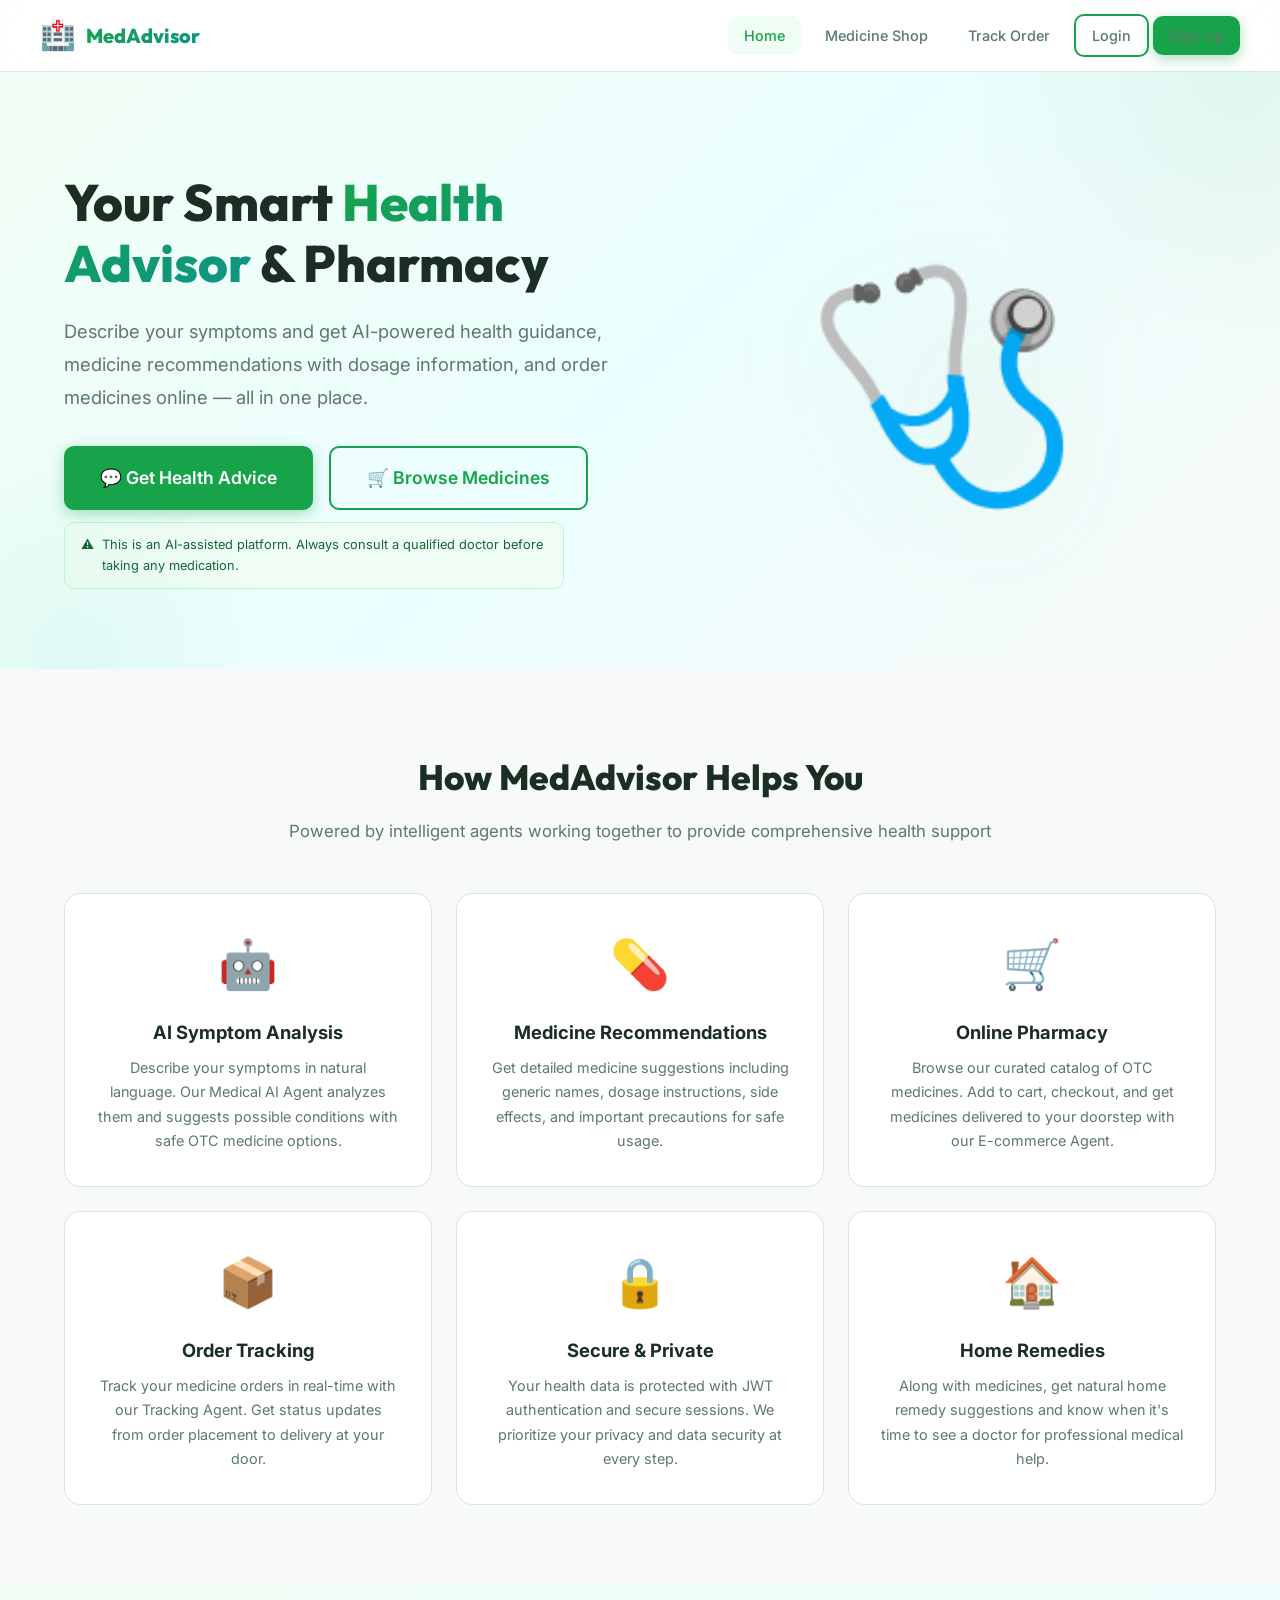
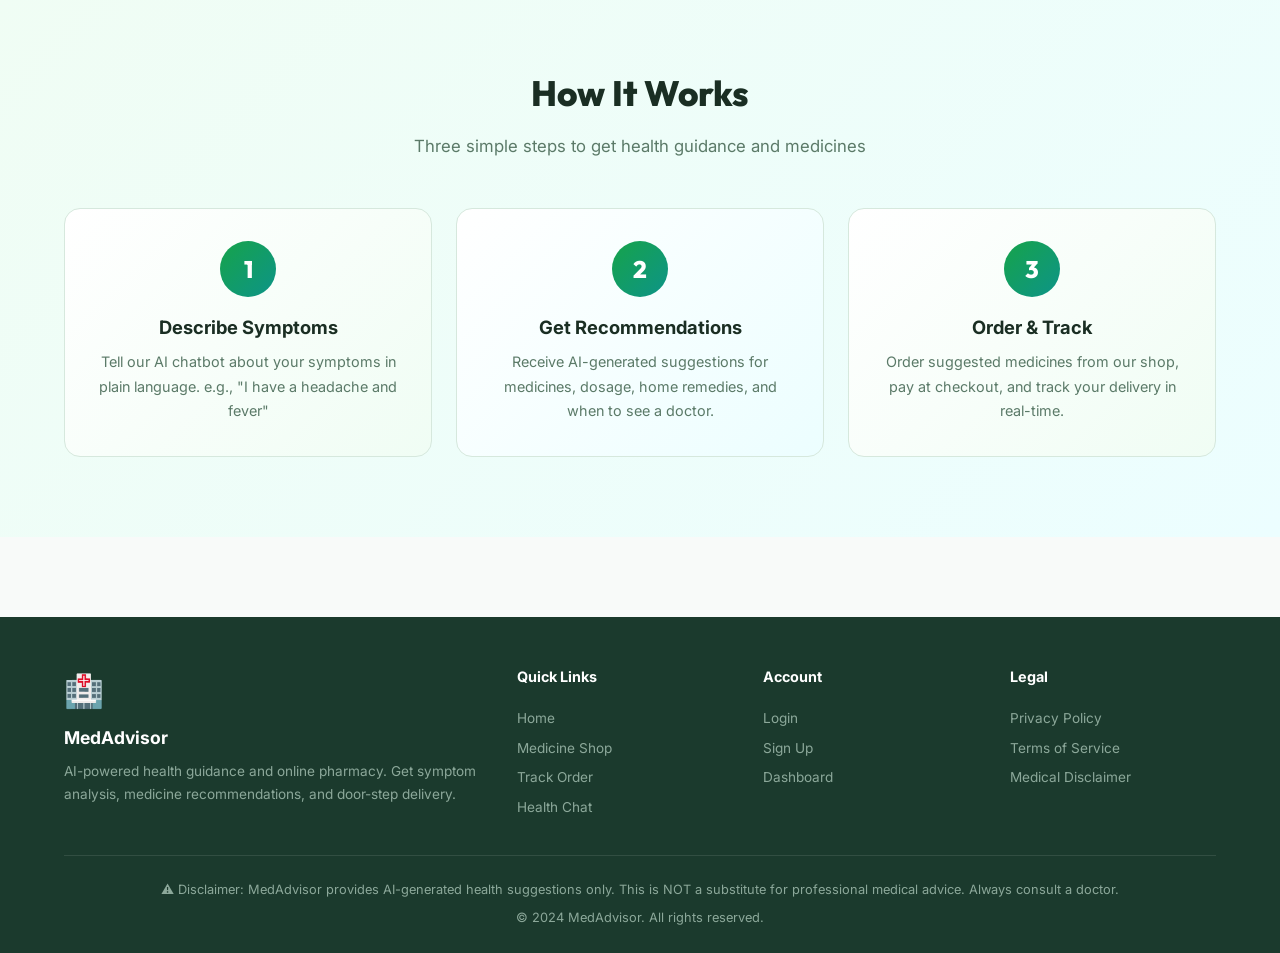
<file: index.html>
<!DOCTYPE html>
<html lang="en">
<head>
  <meta charset="UTF-8">
  <meta name="viewport" content="width=device-width, initial-scale=1.0">
  <meta name="description" content="Smart Medical Advisor - AI-powered health guidance, medicine recommendations, and online pharmacy. Get instant symptom analysis.">
  <title>MedAdvisor - Smart Medical Advisor & Pharmacy</title>
  <link rel="stylesheet" href="styles.css">
</head>
<body>
  <!-- Navbar -->
  <nav class="navbar" id="navbar">
    <div class="navbar-inner">
      <a href="index.html" class="navbar-brand">
        <span class="logo">🏥</span>
        <h1>MedAdvisor</h1>
      </a>
      <button class="hamburger" id="hamburgerBtn" onclick="toggleMenu()">☰</button>
      <div class="navbar-links" id="navLinks">
        <a href="index.html" class="active">Home</a>
        <a href="shop.html">Medicine Shop</a>
        <a href="tracking.html">Track Order</a>
        <div id="navAuth">
          <a href="login.html" class="btn btn-outline btn-sm">Login</a>
          <a href="register.html" class="btn btn-primary btn-sm">Sign Up</a>
        </div>
        <div id="navUser" class="nav-user hidden">
          <a href="dashboard.html">Dashboard</a>
          <a href="cart.html" class="nav-cart">🛒<span class="cart-badge" id="cartBadge">0</span></a>
          <div class="nav-avatar" id="navAvatar">U</div>
          <a href="#" onclick="logout()" style="color:var(--danger)">Logout</a>
        </div>
      </div>
    </div>
  </nav>

  <!-- Hero Section -->
  <section class="hero">
    <div class="hero-content">
      <div class="hero-text">
        <h1>Your Smart <span>Health Advisor</span> & Pharmacy</h1>
        <p>Describe your symptoms and get AI-powered health guidance, medicine recommendations with dosage information, and order medicines online — all in one place.</p>
        <div class="hero-buttons">
          <a href="dashboard.html" class="btn btn-primary btn-lg">💬 Get Health Advice</a>
          <a href="shop.html" class="btn btn-outline btn-lg">🛒 Browse Medicines</a>
        </div>
        <div class="disclaimer-box mt-3" style="max-width:500px">
          <span>⚠️</span>
          <span>This is an AI-assisted platform. Always consult a qualified doctor before taking any medication.</span>
        </div>
      </div>
      <div class="hero-visual">
        <div class="hero-illustration">🩺</div>
      </div>
    </div>
  </section>

  <!-- Features -->
  <section class="features">
    <div class="container">
      <div class="section-title">
        <h2>How MedAdvisor Helps You</h2>
        <p>Powered by intelligent agents working together to provide comprehensive health support</p>
      </div>
      <div class="features-grid">
        <div class="feature-card">
          <span class="feature-icon">🤖</span>
          <h3>AI Symptom Analysis</h3>
          <p>Describe your symptoms in natural language. Our Medical AI Agent analyzes them and suggests possible conditions with safe OTC medicine options.</p>
        </div>
        <div class="feature-card">
          <span class="feature-icon">💊</span>
          <h3>Medicine Recommendations</h3>
          <p>Get detailed medicine suggestions including generic names, dosage instructions, side effects, and important precautions for safe usage.</p>
        </div>
        <div class="feature-card">
          <span class="feature-icon">🛒</span>
          <h3>Online Pharmacy</h3>
          <p>Browse our curated catalog of OTC medicines. Add to cart, checkout, and get medicines delivered to your doorstep with our E-commerce Agent.</p>
        </div>
        <div class="feature-card">
          <span class="feature-icon">📦</span>
          <h3>Order Tracking</h3>
          <p>Track your medicine orders in real-time with our Tracking Agent. Get status updates from order placement to delivery at your door.</p>
        </div>
        <div class="feature-card">
          <span class="feature-icon">🔒</span>
          <h3>Secure & Private</h3>
          <p>Your health data is protected with JWT authentication and secure sessions. We prioritize your privacy and data security at every step.</p>
        </div>
        <div class="feature-card">
          <span class="feature-icon">🏠</span>
          <h3>Home Remedies</h3>
          <p>Along with medicines, get natural home remedy suggestions and know when it's time to see a doctor for professional medical help.</p>
        </div>
      </div>
    </div>
  </section>

  <!-- How It Works -->
  <section class="features" style="background:linear-gradient(135deg,#F0FDF4,#ECFEFF)">
    <div class="container">
      <div class="section-title">
        <h2>How It Works</h2>
        <p>Three simple steps to get health guidance and medicines</p>
      </div>
      <div class="features-grid" style="grid-template-columns:repeat(3,1fr)">
        <div class="feature-card" style="background:linear-gradient(135deg,#fff,#F0FDF4)">
          <span class="feature-icon" style="display:inline-flex;align-items:center;justify-content:center;width:56px;height:56px;border-radius:50%;background:linear-gradient(135deg,#16A34A,#0D9488);color:#fff;font-family:'Outfit',sans-serif;font-size:1.5rem;font-weight:800;margin:0 auto 16px">1</span>
          <h3>Describe Symptoms</h3>
          <p>Tell our AI chatbot about your symptoms in plain language. e.g., "I have a headache and fever"</p>
        </div>
        <div class="feature-card" style="background:linear-gradient(135deg,#fff,#ECFEFF)">
          <span class="feature-icon" style="display:inline-flex;align-items:center;justify-content:center;width:56px;height:56px;border-radius:50%;background:linear-gradient(135deg,#16A34A,#0D9488);color:#fff;font-family:'Outfit',sans-serif;font-size:1.5rem;font-weight:800;margin:0 auto 16px">2</span>
          <h3>Get Recommendations</h3>
          <p>Receive AI-generated suggestions for medicines, dosage, home remedies, and when to see a doctor.</p>
        </div>
        <div class="feature-card" style="background:linear-gradient(135deg,#fff,#F0FDF4)">
          <span class="feature-icon" style="display:inline-flex;align-items:center;justify-content:center;width:56px;height:56px;border-radius:50%;background:linear-gradient(135deg,#16A34A,#0D9488);color:#fff;font-family:'Outfit',sans-serif;font-size:1.5rem;font-weight:800;margin:0 auto 16px">3</span>
          <h3>Order & Track</h3>
          <p>Order suggested medicines from our shop, pay at checkout, and track your delivery in real-time.</p>
        </div>
      </div>
    </div>
  </section>

  <!-- Footer -->
  <footer class="footer">
    <div class="container">
      <div class="footer-grid">
        <div class="footer-brand">
          <span class="logo">🏥</span>
          <h3>MedAdvisor</h3>
          <p>AI-powered health guidance and online pharmacy. Get symptom analysis, medicine recommendations, and door-step delivery.</p>
        </div>
        <div class="footer-col">
          <h4>Quick Links</h4>
          <a href="index.html">Home</a>
          <a href="shop.html">Medicine Shop</a>
          <a href="tracking.html">Track Order</a>
          <a href="dashboard.html">Health Chat</a>
        </div>
        <div class="footer-col">
          <h4>Account</h4>
          <a href="login.html">Login</a>
          <a href="register.html">Sign Up</a>
          <a href="dashboard.html">Dashboard</a>
        </div>
        <div class="footer-col">
          <h4>Legal</h4>
          <a href="#">Privacy Policy</a>
          <a href="#">Terms of Service</a>
          <a href="#">Medical Disclaimer</a>
        </div>
      </div>
      <div class="footer-bottom">
        <p>⚠️ Disclaimer: MedAdvisor provides AI-generated health suggestions only. This is NOT a substitute for professional medical advice. Always consult a doctor.</p>
        <p style="margin-top:8px">© 2024 MedAdvisor. All rights reserved.</p>
      </div>
    </div>
  </footer>

  <div class="toast-container" id="toastContainer"></div>
  <script src="app.js"></script>
</body>
</html>
</file>
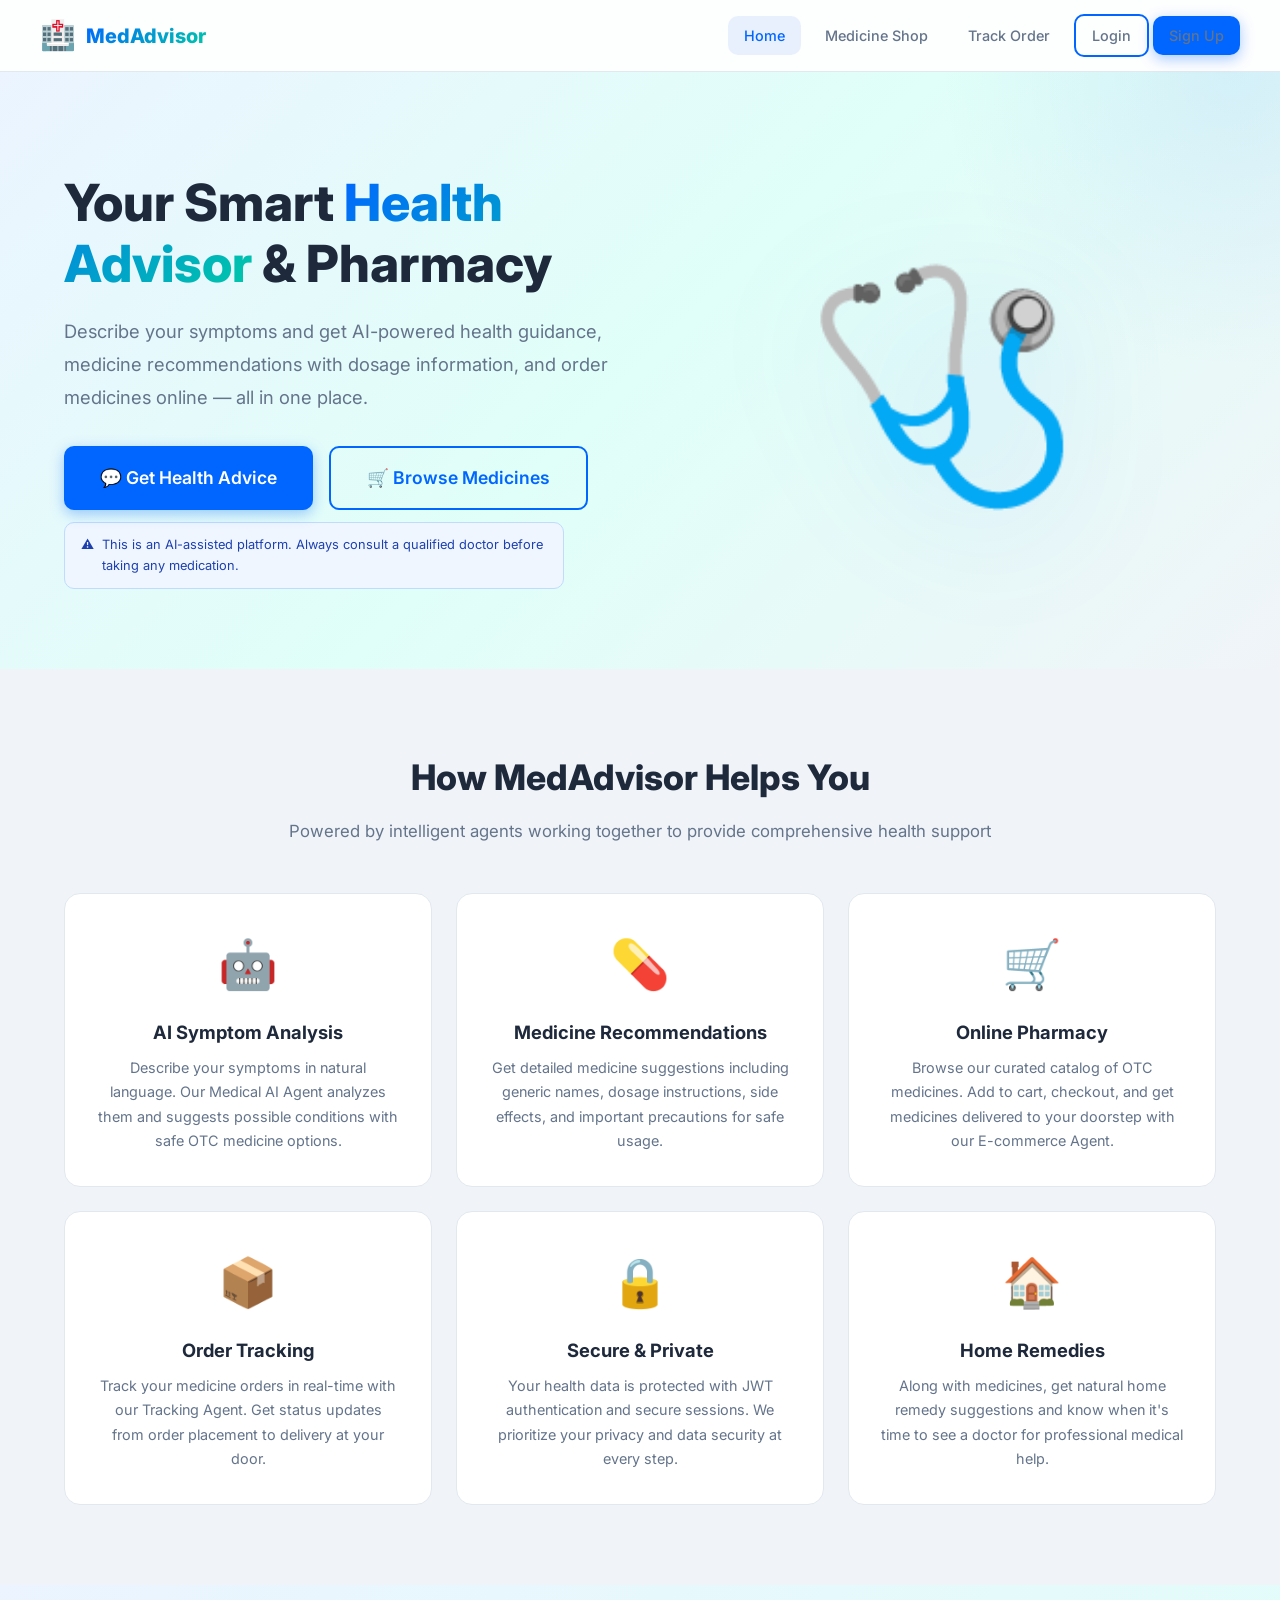
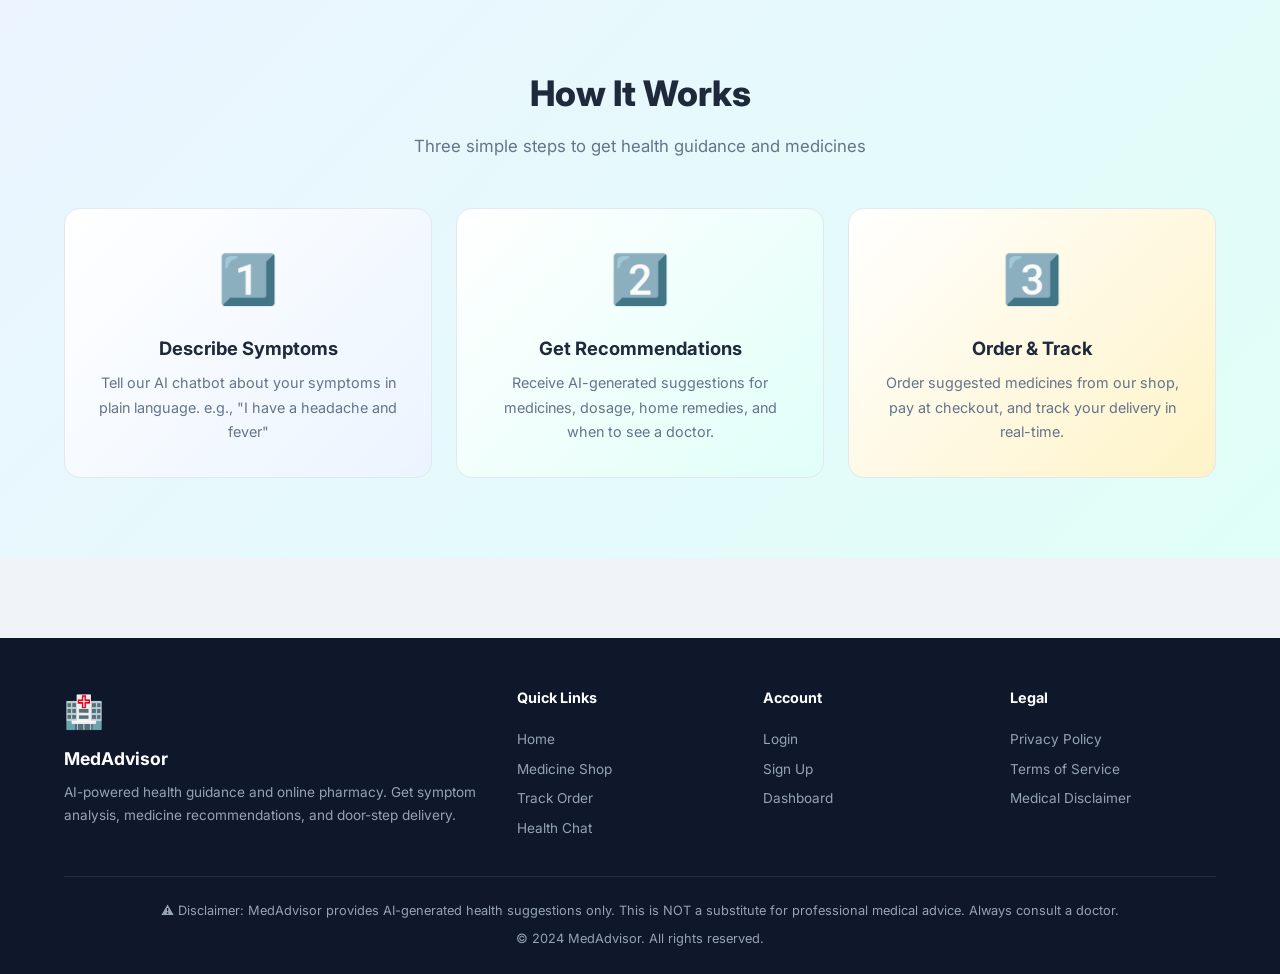
<file: Cep/frontend/index.html>
<!DOCTYPE html>
<html lang="en">
<head>
  <meta charset="UTF-8">
  <meta name="viewport" content="width=device-width, initial-scale=1.0">
  <meta name="description" content="Smart Medical Advisor - AI-powered health guidance, medicine recommendations, and online pharmacy. Get instant symptom analysis.">
  <title>MedAdvisor - Smart Medical Advisor & Pharmacy</title>
  <link rel="stylesheet" href="css/styles.css">
</head>
<body>
  <!-- Navbar -->
  <nav class="navbar" id="navbar">
    <div class="navbar-inner">
      <a href="index.html" class="navbar-brand">
        <span class="logo">🏥</span>
        <h1>MedAdvisor</h1>
      </a>
      <button class="hamburger" id="hamburgerBtn" onclick="toggleMenu()">☰</button>
      <div class="navbar-links" id="navLinks">
        <a href="index.html" class="active">Home</a>
        <a href="shop.html">Medicine Shop</a>
        <a href="tracking.html">Track Order</a>
        <div id="navAuth">
          <a href="login.html" class="btn btn-outline btn-sm">Login</a>
          <a href="register.html" class="btn btn-primary btn-sm">Sign Up</a>
        </div>
        <div id="navUser" class="nav-user hidden">
          <a href="dashboard.html">Dashboard</a>
          <a href="cart.html" class="nav-cart">🛒<span class="cart-badge" id="cartBadge">0</span></a>
          <div class="nav-avatar" id="navAvatar">U</div>
          <a href="#" onclick="logout()" style="color:var(--danger)">Logout</a>
        </div>
      </div>
    </div>
  </nav>

  <!-- Hero Section -->
  <section class="hero">
    <div class="hero-content">
      <div class="hero-text">
        <h1>Your Smart <span>Health Advisor</span> & Pharmacy</h1>
        <p>Describe your symptoms and get AI-powered health guidance, medicine recommendations with dosage information, and order medicines online — all in one place.</p>
        <div class="hero-buttons">
          <a href="dashboard.html" class="btn btn-primary btn-lg">💬 Get Health Advice</a>
          <a href="shop.html" class="btn btn-outline btn-lg">🛒 Browse Medicines</a>
        </div>
        <div class="disclaimer-box mt-3" style="max-width:500px">
          <span>⚠️</span>
          <span>This is an AI-assisted platform. Always consult a qualified doctor before taking any medication.</span>
        </div>
      </div>
      <div class="hero-visual">
        <div class="hero-illustration">🩺</div>
      </div>
    </div>
  </section>

  <!-- Features -->
  <section class="features">
    <div class="container">
      <div class="section-title">
        <h2>How MedAdvisor Helps You</h2>
        <p>Powered by intelligent agents working together to provide comprehensive health support</p>
      </div>
      <div class="features-grid">
        <div class="feature-card">
          <span class="feature-icon">🤖</span>
          <h3>AI Symptom Analysis</h3>
          <p>Describe your symptoms in natural language. Our Medical AI Agent analyzes them and suggests possible conditions with safe OTC medicine options.</p>
        </div>
        <div class="feature-card">
          <span class="feature-icon">💊</span>
          <h3>Medicine Recommendations</h3>
          <p>Get detailed medicine suggestions including generic names, dosage instructions, side effects, and important precautions for safe usage.</p>
        </div>
        <div class="feature-card">
          <span class="feature-icon">🛒</span>
          <h3>Online Pharmacy</h3>
          <p>Browse our curated catalog of OTC medicines. Add to cart, checkout, and get medicines delivered to your doorstep with our E-commerce Agent.</p>
        </div>
        <div class="feature-card">
          <span class="feature-icon">📦</span>
          <h3>Order Tracking</h3>
          <p>Track your medicine orders in real-time with our Tracking Agent. Get status updates from order placement to delivery at your door.</p>
        </div>
        <div class="feature-card">
          <span class="feature-icon">🔒</span>
          <h3>Secure & Private</h3>
          <p>Your health data is protected with JWT authentication and secure sessions. We prioritize your privacy and data security at every step.</p>
        </div>
        <div class="feature-card">
          <span class="feature-icon">🏠</span>
          <h3>Home Remedies</h3>
          <p>Along with medicines, get natural home remedy suggestions and know when it's time to see a doctor for professional medical help.</p>
        </div>
      </div>
    </div>
  </section>

  <!-- How It Works -->
  <section class="features" style="background:linear-gradient(135deg,#EBF4FF,#E0FFF8)">
    <div class="container">
      <div class="section-title">
        <h2>How It Works</h2>
        <p>Three simple steps to get health guidance and medicines</p>
      </div>
      <div class="features-grid" style="grid-template-columns:repeat(3,1fr)">
        <div class="feature-card" style="background:linear-gradient(135deg,#fff,#EBF4FF)">
          <span class="feature-icon">1️⃣</span>
          <h3>Describe Symptoms</h3>
          <p>Tell our AI chatbot about your symptoms in plain language. e.g., "I have a headache and fever"</p>
        </div>
        <div class="feature-card" style="background:linear-gradient(135deg,#fff,#E0FFF8)">
          <span class="feature-icon">2️⃣</span>
          <h3>Get Recommendations</h3>
          <p>Receive AI-generated suggestions for medicines, dosage, home remedies, and when to see a doctor.</p>
        </div>
        <div class="feature-card" style="background:linear-gradient(135deg,#fff,#FEF3C7)">
          <span class="feature-icon">3️⃣</span>
          <h3>Order & Track</h3>
          <p>Order suggested medicines from our shop, pay at checkout, and track your delivery in real-time.</p>
        </div>
      </div>
    </div>
  </section>

  <!-- Footer -->
  <footer class="footer">
    <div class="container">
      <div class="footer-grid">
        <div class="footer-brand">
          <span class="logo">🏥</span>
          <h3>MedAdvisor</h3>
          <p>AI-powered health guidance and online pharmacy. Get symptom analysis, medicine recommendations, and door-step delivery.</p>
        </div>
        <div class="footer-col">
          <h4>Quick Links</h4>
          <a href="index.html">Home</a>
          <a href="shop.html">Medicine Shop</a>
          <a href="tracking.html">Track Order</a>
          <a href="dashboard.html">Health Chat</a>
        </div>
        <div class="footer-col">
          <h4>Account</h4>
          <a href="login.html">Login</a>
          <a href="register.html">Sign Up</a>
          <a href="dashboard.html">Dashboard</a>
        </div>
        <div class="footer-col">
          <h4>Legal</h4>
          <a href="#">Privacy Policy</a>
          <a href="#">Terms of Service</a>
          <a href="#">Medical Disclaimer</a>
        </div>
      </div>
      <div class="footer-bottom">
        <p>⚠️ Disclaimer: MedAdvisor provides AI-generated health suggestions only. This is NOT a substitute for professional medical advice. Always consult a doctor.</p>
        <p style="margin-top:8px">© 2024 MedAdvisor. All rights reserved.</p>
      </div>
    </div>
  </footer>

  <div class="toast-container" id="toastContainer"></div>
  <script src="js/app.js"></script>
</body>
</html>
</file>
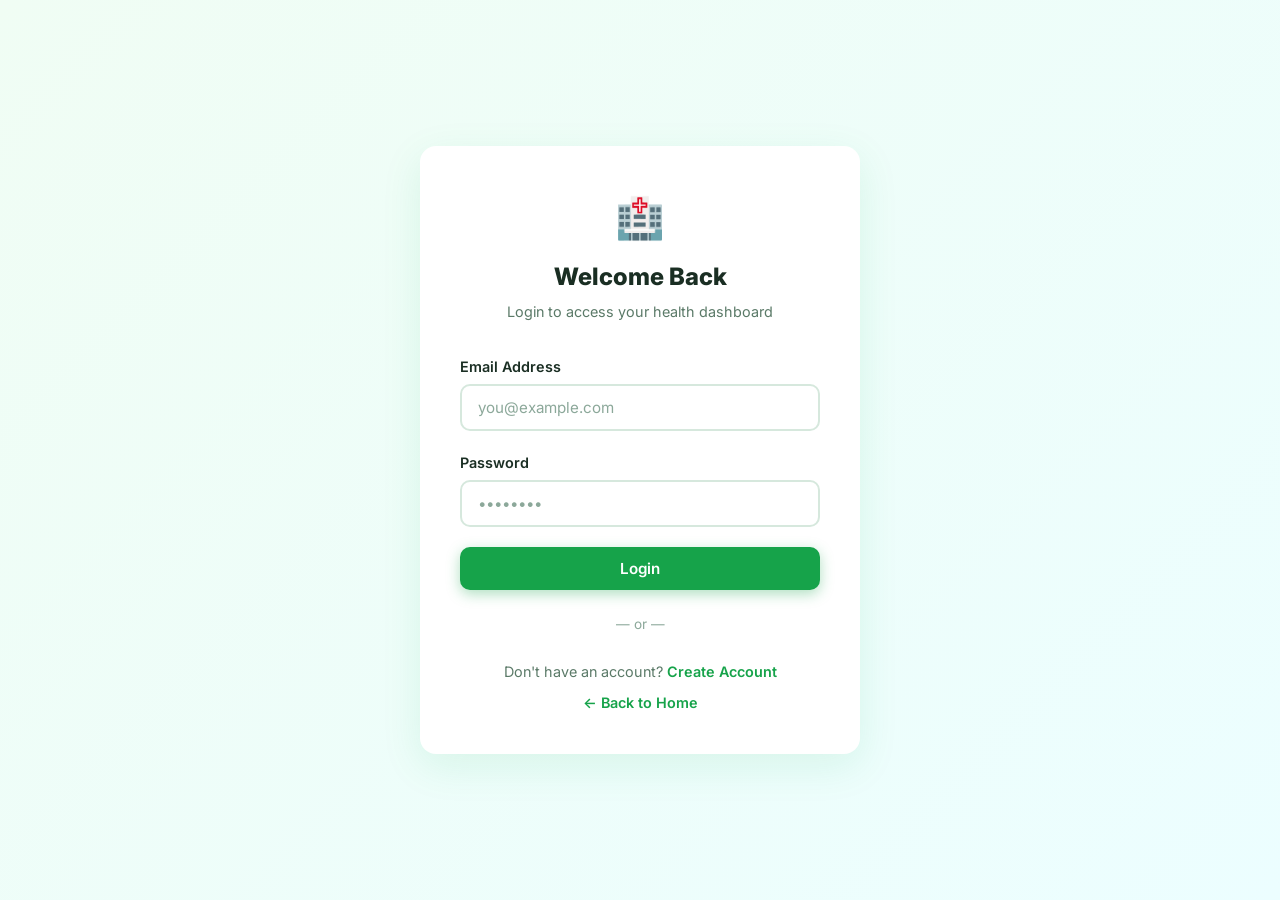
<file: admin.html>
<!DOCTYPE html>
<html lang="en">
<head>
  <meta charset="UTF-8">
  <meta name="viewport" content="width=device-width, initial-scale=1.0">
  <title>Admin Dashboard - MedAdvisor</title>
  <link rel="stylesheet" href="styles.css">
</head>
<body>
  <div class="dashboard">
    <aside class="sidebar" id="sidebar">
      <div class="sidebar-brand"><span class="logo">🏥</span><h2>Admin Panel</h2></div>
      <nav class="sidebar-nav">
        <a href="#" class="active" onclick="showAdminSection('overview')"><span class="nav-icon">📊</span> Overview</a>
        <a href="#" onclick="showAdminSection('users')"><span class="nav-icon">👥</span> Users</a>
        <a href="#" onclick="showAdminSection('orders')"><span class="nav-icon">📦</span> Orders</a>
        <a href="#" onclick="showAdminSection('medicines')"><span class="nav-icon">💊</span> Medicines</a>
        <a href="index.html"><span class="nav-icon">🏠</span> Back to Site</a>
      </nav>
      <div class="sidebar-footer">
        <button class="btn btn-sm btn-danger w-full" onclick="logout()">Logout</button>
      </div>
    </aside>
    <main class="main-content">
      <button class="hamburger" onclick="toggleSidebar()" style="position:fixed;top:16px;left:16px;z-index:60">☰</button>

      <!-- Overview -->
      <div id="overviewSection">
        <div class="main-header"><h2>📊 Dashboard Overview</h2></div>
        <div class="stats-grid" id="statsGrid"></div>
        <div class="card">
          <h3 style="font-weight:700;margin-bottom:16px">Recent Orders</h3>
          <div style="overflow-x:auto"><table class="data-table" id="recentOrdersTable"><thead><tr>
            <th>Order ID</th><th>Customer</th><th>Items</th><th>Total</th><th>Status</th><th>Date</th>
          </tr></thead><tbody></tbody></table></div>
        </div>
      </div>

      <!-- Users -->
      <div id="usersSection" class="hidden">
        <div class="main-header"><h2>👥 Registered Users</h2></div>
        <div class="card"><div style="overflow-x:auto"><table class="data-table" id="usersTable"><thead><tr>
          <th>ID</th><th>Name</th><th>Email</th><th>Joined</th>
        </tr></thead><tbody></tbody></table></div></div>
      </div>

      <!-- Orders -->
      <div id="adminOrdersSection" class="hidden">
        <div class="main-header"><h2>📦 All Orders</h2>
          <select class="form-input" style="width:auto" id="orderStatusFilter" onchange="loadAdminOrders()">
            <option value="">All Statuses</option>
            <option>Ordered</option><option>Confirmed</option><option>Packed</option>
            <option>Shipped</option><option>Out for Delivery</option><option>Delivered</option>
          </select>
        </div>
        <div class="card"><div style="overflow-x:auto"><table class="data-table" id="adminOrdersTable"><thead><tr>
          <th>ID</th><th>Customer</th><th>Tracking</th><th>Total</th><th>Status</th><th>Actions</th>
        </tr></thead><tbody></tbody></table></div></div>
      </div>

      <!-- Medicines -->
      <div id="medicinesSection" class="hidden">
        <div class="main-header"><h2>💊 Medicine Inventory</h2>
          <button class="btn btn-primary btn-sm" onclick="showAddMedicineModal()">+ Add Medicine</button>
        </div>
        <div class="card"><div style="overflow-x:auto"><table class="data-table" id="medicinesTable"><thead><tr>
          <th>ID</th><th>Name</th><th>Category</th><th>Price</th><th>Stock</th><th>Actions</th>
        </tr></thead><tbody></tbody></table></div></div>
      </div>
    </main>
  </div>

  <!-- Add Medicine Modal -->
  <div id="addMedicineModal" class="modal-overlay hidden">
    <div class="modal" style="position:relative">
      <button class="modal-close" onclick="closeModal()">&times;</button>
      <h3>Add New Medicine</h3>
      <form onsubmit="addMedicine(event)">
        <div class="form-group"><label>Name</label><input type="text" id="medName" class="form-input" required></div>
        <div class="form-group"><label>Generic Name</label><input type="text" id="medGeneric" class="form-input" required></div>
        <div class="form-group"><label>Category</label>
          <select id="medCategory" class="form-input">
            <option>Pain Relief</option><option>Allergy</option><option>Digestive</option>
            <option>Cough & Cold</option><option>Vitamins</option><option>Skin Care</option><option>Sleep & Wellness</option>
          </select>
        </div>
        <div class="form-group"><label>Description</label><input type="text" id="medDesc" class="form-input"></div>
        <div class="form-group"><label>Dosage</label><input type="text" id="medDosage" class="form-input"></div>
        <div class="form-group"><label>Price ($)</label><input type="number" id="medPrice" class="form-input" step="0.01" required></div>
        <div class="form-group"><label>Stock</label><input type="number" id="medStock" class="form-input" required></div>
        <button type="submit" class="btn btn-primary w-full">Add Medicine</button>
      </form>
    </div>
  </div>

  <div class="toast-container" id="toastContainer"></div>
  <script src="app.js"></script>
  <script src="admin.js"></script>
</body>
</html>
</file>
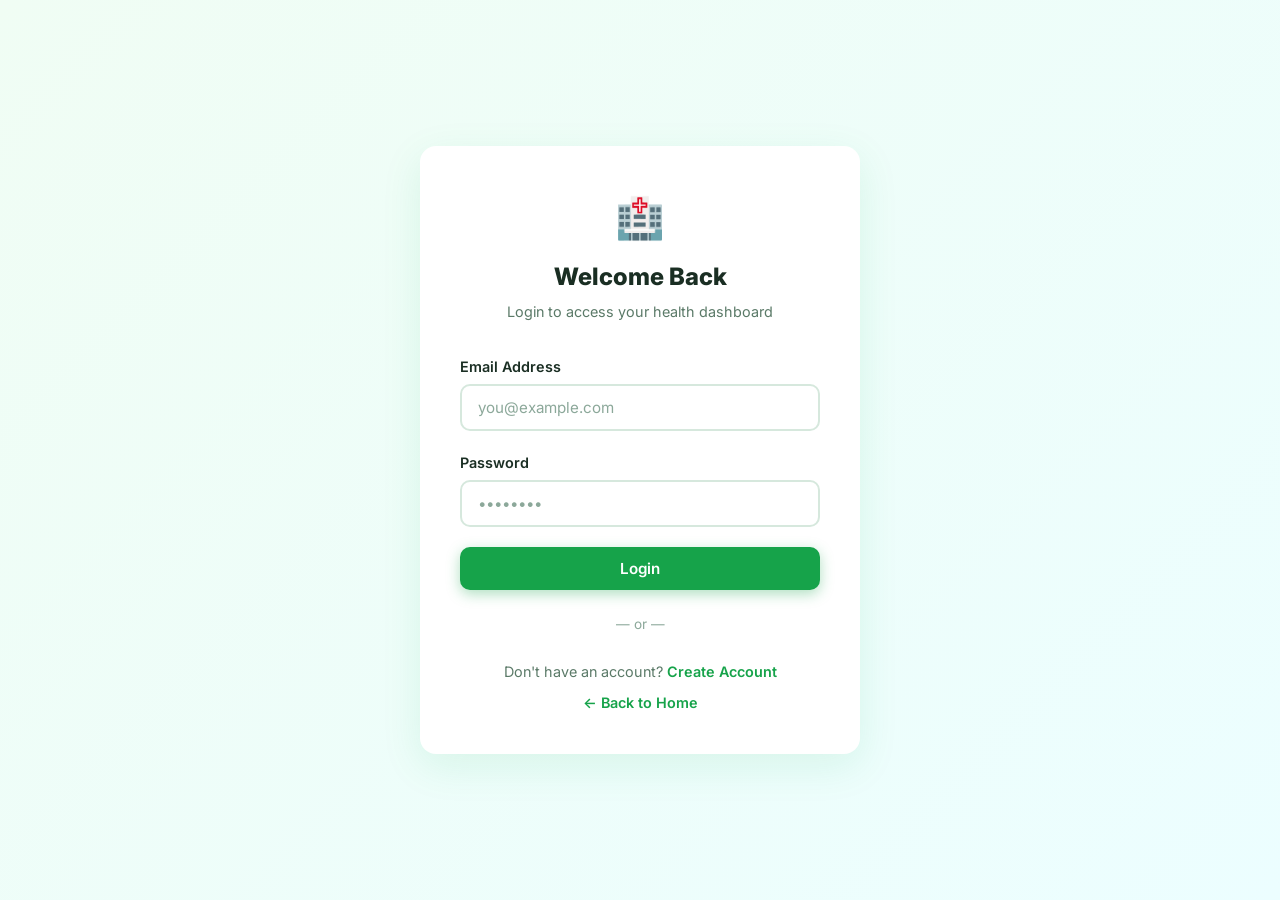
<file: cart.html>
<!DOCTYPE html>
<html lang="en">
<head>
  <meta charset="UTF-8">
  <meta name="viewport" content="width=device-width, initial-scale=1.0">
  <title>Shopping Cart - MedAdvisor</title>
  <link rel="stylesheet" href="styles.css">
</head>
<body>
  <nav class="navbar"><div class="navbar-inner">
    <a href="index.html" class="navbar-brand"><span class="logo">🏥</span><h1>MedAdvisor</h1></a>
    <div class="navbar-links">
      <a href="index.html">Home</a><a href="shop.html">Medicine Shop</a><a href="tracking.html">Track Order</a>
      <a href="dashboard.html">Dashboard</a>
      <a href="cart.html" class="nav-cart active">🛒<span class="cart-badge" id="cartBadge">0</span></a>
      <a href="#" onclick="logout()" style="color:var(--danger)">Logout</a>
    </div>
  </div></nav>

  <div class="container" style="padding-top:32px;padding-bottom:60px">
    <div class="main-header"><div><h2>🛒 Shopping Cart</h2><p class="breadcrumb" id="cartCount">0 items in cart</p></div>
      <a href="shop.html" class="btn btn-outline btn-sm">← Continue Shopping</a>
    </div>

    <div id="cartContent">
      <div class="cart-layout">
        <div id="cartItems"></div>
        <div class="cart-summary">
          <div class="card">
            <h3>Order Summary</h3>
            <div class="summary-row"><span>Subtotal</span><span id="subtotal">₹0.00</span></div>
            <div class="summary-row"><span>Delivery</span><span style="color:var(--success)">FREE</span></div>
            <div class="summary-row total"><span>Total</span><span id="totalPrice">₹0.00</span></div>
            <div class="form-group mt-3">
              <label>Shipping Address</label>
              <input type="text" id="shippingAddress" class="form-input" placeholder="Enter delivery address">
            </div>
            <div class="form-group">
              <label>Payment Method</label>
              <select id="paymentMethod" class="form-input">
                <option value="cod">Cash on Delivery</option>
              </select>
            </div>
            <button class="btn btn-primary w-full btn-lg" onclick="placeOrder()" id="checkoutBtn">🛒 Place Order</button>
          </div>
        </div>
      </div>
    </div>
    <div id="emptyCart" class="hidden">
      <div class="empty-state"><span class="empty-icon">🛒</span><h3>Your cart is empty</h3><p>Add some medicines from our shop</p>
        <a href="shop.html" class="btn btn-primary mt-2">Browse Medicines</a>
      </div>
    </div>
  </div>

  <!-- Order Success Modal -->
  <div id="orderModal" class="modal-overlay hidden">
    <div class="modal" style="text-align:center">
      <div style="font-size:4rem;margin-bottom:16px">✅</div>
      <h3>Order Placed Successfully!</h3>
      <p style="color:var(--text-light);margin-bottom:16px">Your medicines are on the way</p>
      <p><strong>Tracking ID:</strong> <span id="modalTrackingId" style="color:var(--primary);font-size:1.1rem"></span></p>
      <div class="flex gap-1 mt-3" style="justify-content:center">
        <a href="tracking.html" class="btn btn-primary">Track Order</a>
        <a href="shop.html" class="btn btn-outline">Continue Shopping</a>
      </div>
    </div>
  </div>

  <div class="toast-container" id="toastContainer"></div>
  <script src="app.js"></script>
  <script src="cart.js"></script>
</body>
</html>
</file>
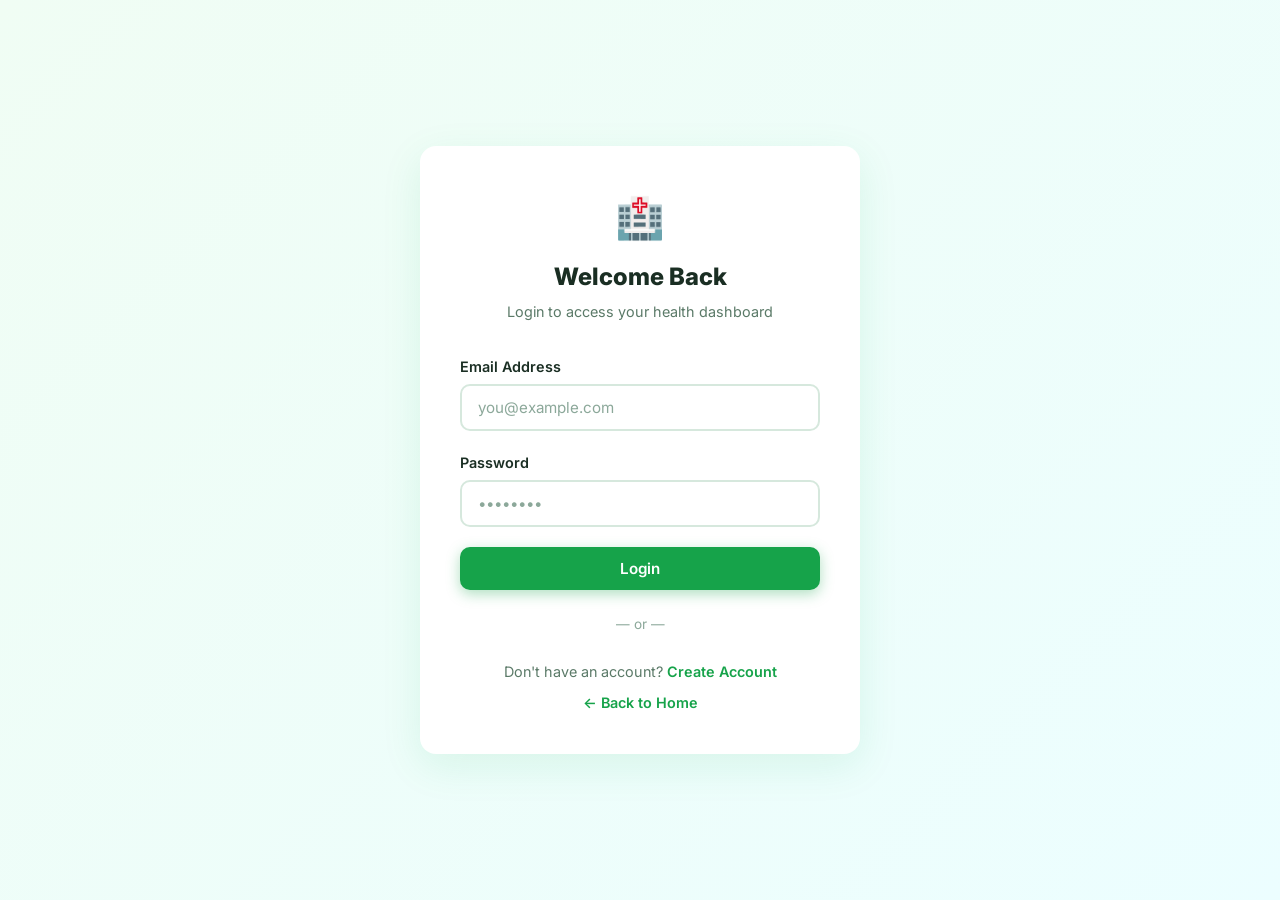
<file: dashboard.html>
<!DOCTYPE html>
<html lang="en">
<head>
  <meta charset="UTF-8">
  <meta name="viewport" content="width=device-width, initial-scale=1.0">
  <title>Dashboard - MedAdvisor</title>
  <link rel="stylesheet" href="styles.css">
</head>
<body>
  <div class="dashboard">
    <!-- Sidebar -->
    <aside class="sidebar" id="sidebar">
      <div class="sidebar-brand">
        <span class="logo">🏥</span>
        <h2>MedAdvisor</h2>
      </div>
      <nav class="sidebar-nav">
        <a href="#" class="active" onclick="showSection('chat')"><span class="nav-icon">💬</span> Health Chat</a>
        <a href="shop.html"><span class="nav-icon">💊</span> Medicine Shop</a>
        <a href="cart.html"><span class="nav-icon">🛒</span> My Cart</a>
        <a href="#" onclick="showSection('orders')"><span class="nav-icon">📦</span> My Orders</a>
        <a href="tracking.html"><span class="nav-icon">🔍</span> Track Order</a>
        <a href="index.html"><span class="nav-icon">🏠</span> Home</a>
      </nav>
      <div class="sidebar-footer">
        <div class="user-info">
          <div class="user-avatar" id="sidebarAvatar">U</div>
          <div>
            <div class="user-name" id="sidebarName">User</div>
            <div class="user-email" id="sidebarEmail">user@email.com</div>
          </div>
        </div>
        <button class="btn btn-sm btn-danger w-full mt-2" onclick="logout()">Logout</button>
      </div>
    </aside>

    <!-- Main Content -->
    <main class="main-content">
      <button class="hamburger" onclick="toggleSidebar()" style="position:fixed;top:16px;left:16px;z-index:60">☰</button>

      <!-- Chat Section -->
      <div id="chatSection">
        <div class="main-header">
          <div>
            <h2>Health Chat</h2>
            <p class="breadcrumb">Ask our AI about your symptoms</p>
          </div>
        </div>
        <div class="chat-container">
          <div class="chat-header">
            <div class="bot-avatar">🤖</div>
            <div style="flex:1">
              <h3>Medical AI Assistant</h3>
              <p>Powered by MedAdvisor AI Agent</p>
            </div>
            <div class="lang-selector">
              <label for="voiceLang" class="lang-label">🌐</label>
              <select id="voiceLang" onchange="changeVoiceLang(this.value)" title="Voice Language">
                <option value="en-US">English</option>
                <option value="hi-IN">हिन्दी</option>
                <option value="mr-IN">मराठी</option>
              </select>
            </div>
          </div>
          <div class="chat-messages" id="chatMessages">
            <div class="message message-bot">
              <div class="message-avatar">🤖</div>
              <div>
                <div class="message-bubble">
                  Hello! I'm your Medical AI Assistant. 👋<br><br>
                  I can help you understand your symptoms and suggest safe over-the-counter medicines.<br><br>
                  <strong>Try describing your symptoms:</strong><br>
                  • "I have a headache and fever"<br>
                  • "I'm experiencing stomach pain"<br>
                  • "I have a cough and sore throat"<br><br>
                  <em>Remember: Always consult a doctor for professional medical advice.</em>
                </div>
                <div class="disclaimer-box mt-1">
                  <span>⚠️</span>
                  <span>This AI provides general health information only. Not a substitute for professional medical advice.</span>
                </div>
              </div>
            </div>
          </div>
          <button class="stop-ai-voice-btn hidden" id="stopAiVoiceBtn" onclick="stopAiVoice()" title="Stop AI Voice">
            <span class="stop-icon">⏹</span> Stop AI Voice
          </button>
          <div class="chat-input-area">
            <input type="text" id="chatInput" placeholder="Describe your symptoms..." onkeypress="if(event.key==='Enter')sendMessage()">
            <button class="voice-mic-btn" id="micBtn" onclick="toggleVoiceInput()" title="Speak your symptoms">🎤</button>
            <button onclick="sendMessage()" id="sendBtn">➤</button>
          </div>
        </div>
      </div>

      <!-- Orders Section -->
      <div id="ordersSection" class="hidden">
        <div class="main-header">
          <div>
            <h2>My Orders</h2>
            <p class="breadcrumb">View your order history</p>
          </div>
        </div>
        <div id="ordersList">
          <div class="page-loader"><div class="loader"></div></div>
        </div>
      </div>
    </main>
  </div>

  <div class="toast-container" id="toastContainer"></div>
  <script src="app.js"></script>
  <script src="chat.js"></script>
</body>
</html>
</file>
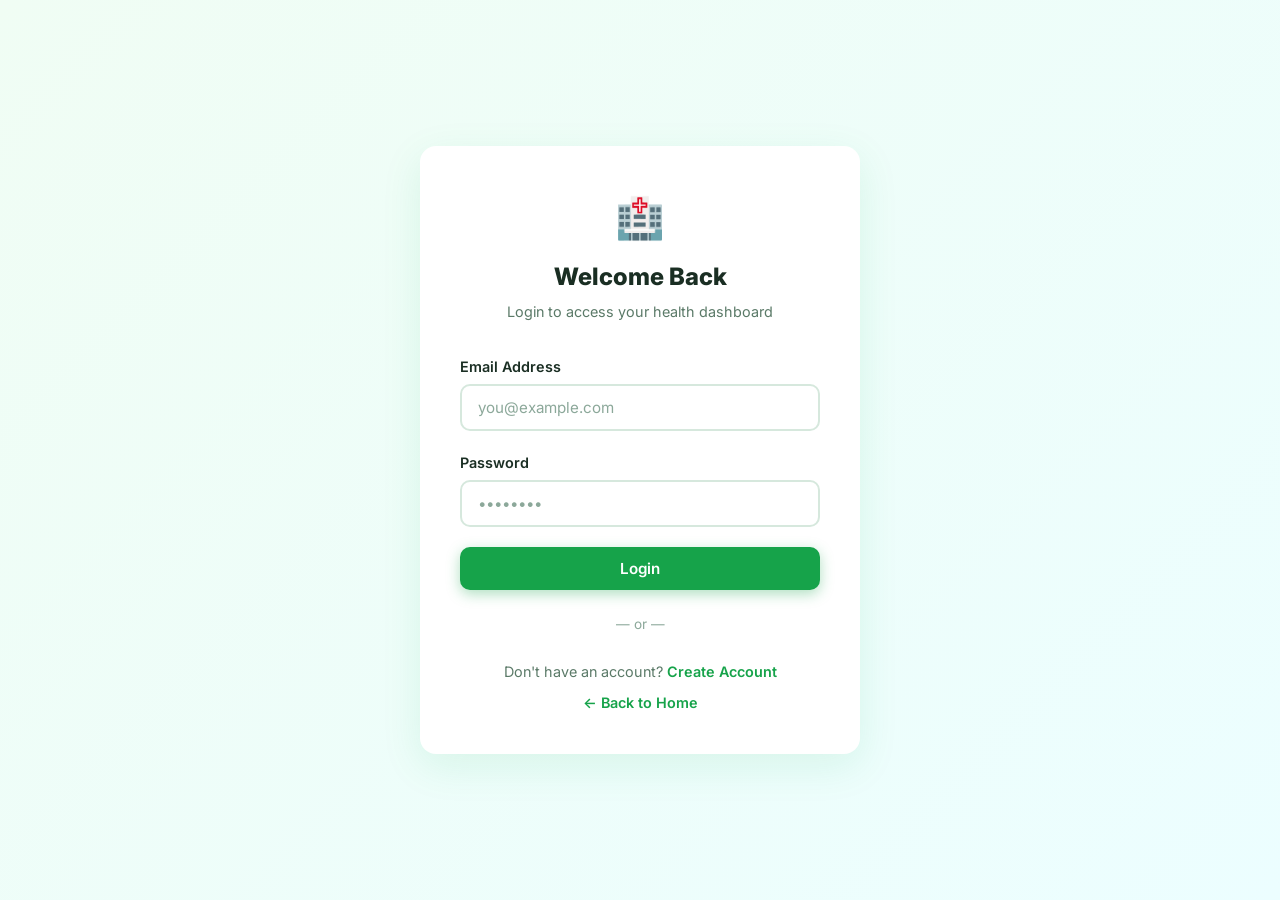
<file: login.html>
<!DOCTYPE html>
<html lang="en">
<head>
  <meta charset="UTF-8">
  <meta name="viewport" content="width=device-width, initial-scale=1.0">
  <title>Login - MedAdvisor</title>
  <link rel="stylesheet" href="styles.css">
</head>
<body>
  <div class="auth-page">
    <div class="auth-card">
      <div class="logo-area">
        <span class="logo">🏥</span>
        <h2>Welcome Back</h2>
        <p>Login to access your health dashboard</p>
      </div>
      <div id="loginError" class="alert alert-error hidden"></div>
      <form id="loginForm" onsubmit="handleLogin(event)">
        <div class="form-group">
          <label for="email">Email Address</label>
          <input type="email" id="email" class="form-input" placeholder="you@example.com" required>
        </div>
        <div class="form-group">
          <label for="password">Password</label>
          <input type="password" id="password" class="form-input" placeholder="••••••••" required>
        </div>
        <button type="submit" class="btn btn-primary w-full" id="loginBtn">Login</button>
      </form>
      <div class="auth-divider">— or —</div>
      <p class="auth-link">Don't have an account? <a href="register.html">Create Account</a></p>
      <p class="auth-link" style="margin-top:8px"><a href="index.html">← Back to Home</a></p>
    </div>
  </div>
  <script src="app.js"></script>
  <script src="auth.js"></script>
</body>
</html>
</file>
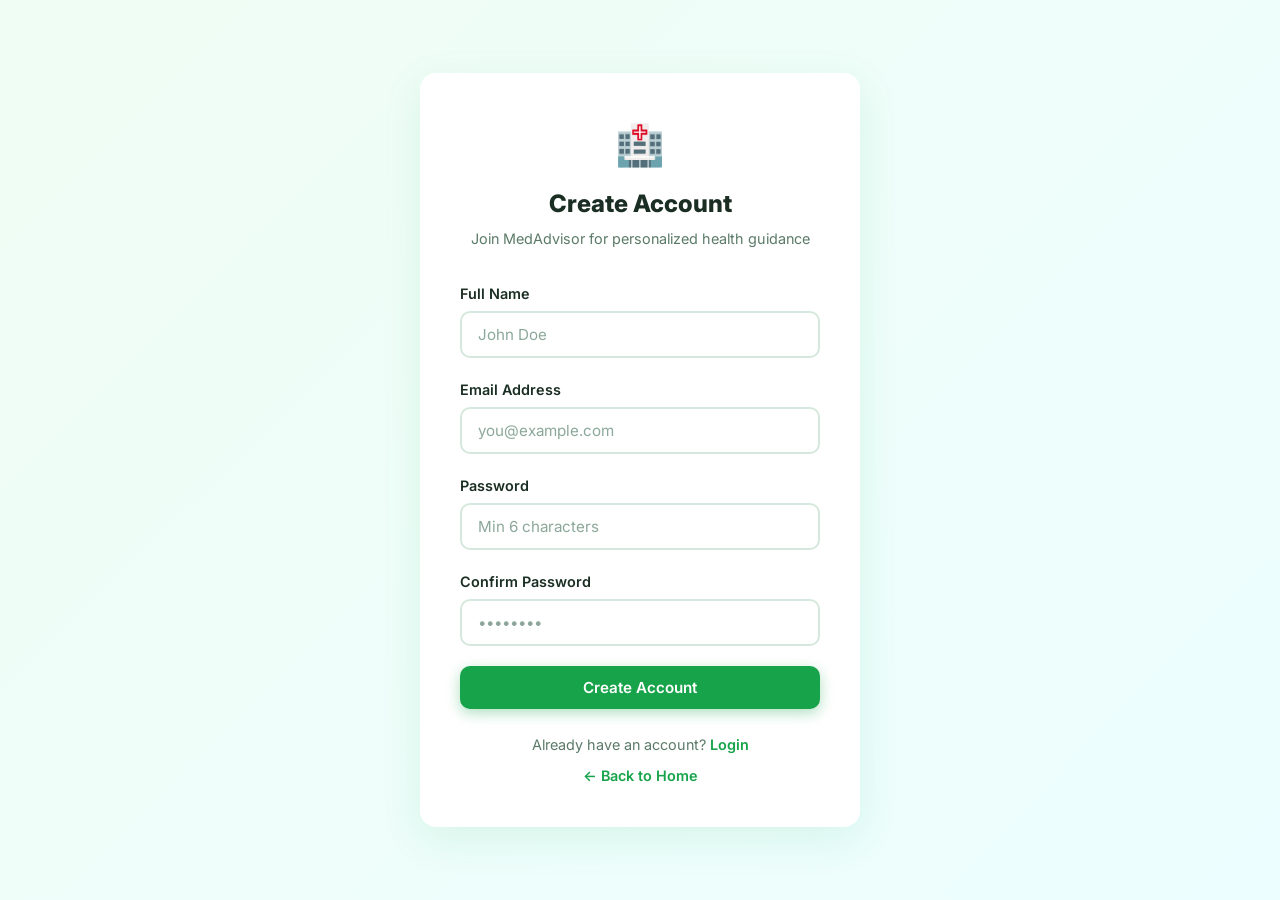
<file: register.html>
<!DOCTYPE html>
<html lang="en">
<head>
  <meta charset="UTF-8">
  <meta name="viewport" content="width=device-width, initial-scale=1.0">
  <title>Create Account - MedAdvisor</title>
  <link rel="stylesheet" href="styles.css">
</head>
<body>
  <div class="auth-page">
    <div class="auth-card">
      <div class="logo-area">
        <span class="logo">🏥</span>
        <h2>Create Account</h2>
        <p>Join MedAdvisor for personalized health guidance</p>
      </div>
      <div id="registerError" class="alert alert-error hidden"></div>
      <div id="registerSuccess" class="alert alert-success hidden"></div>
      <form id="registerForm" onsubmit="handleRegister(event)">
        <div class="form-group">
          <label for="name">Full Name</label>
          <input type="text" id="name" class="form-input" placeholder="John Doe" required>
        </div>
        <div class="form-group">
          <label for="email">Email Address</label>
          <input type="email" id="email" class="form-input" placeholder="you@example.com" required>
        </div>
        <div class="form-group">
          <label for="password">Password</label>
          <input type="password" id="password" class="form-input" placeholder="Min 6 characters" required minlength="6">
        </div>
        <div class="form-group">
          <label for="confirmPassword">Confirm Password</label>
          <input type="password" id="confirmPassword" class="form-input" placeholder="••••••••" required>
        </div>
        <button type="submit" class="btn btn-primary w-full" id="registerBtn">Create Account</button>
      </form>
      <p class="auth-link">Already have an account? <a href="login.html">Login</a></p>
      <p class="auth-link" style="margin-top:8px"><a href="index.html">← Back to Home</a></p>
    </div>
  </div>
  <script src="app.js"></script>
  <script src="auth.js"></script>
</body>
</html>
</file>
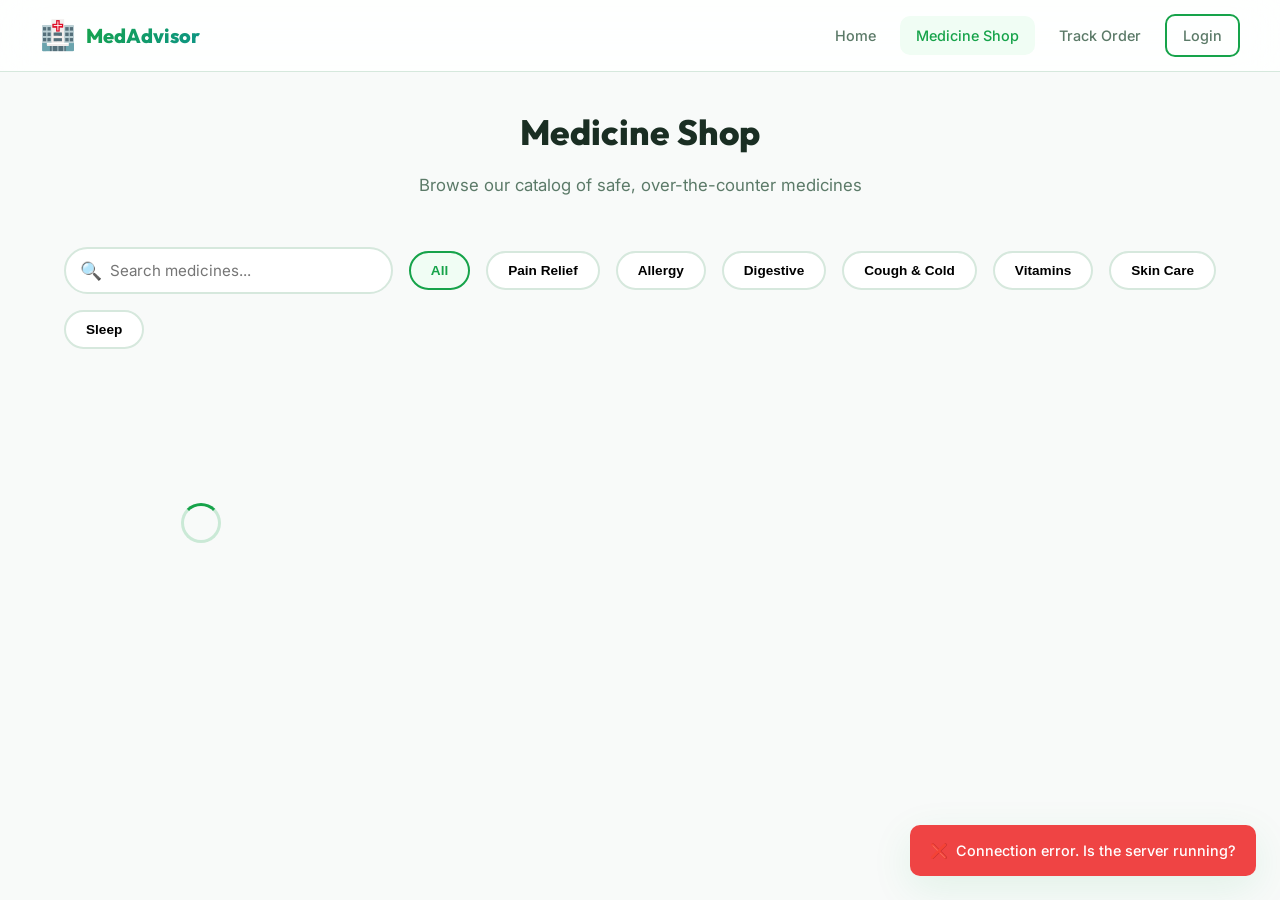
<file: shop.html>
<!DOCTYPE html>
<html lang="en">
<head>
  <meta charset="UTF-8">
  <meta name="viewport" content="width=device-width, initial-scale=1.0">
  <title>Medicine Shop - MedAdvisor</title>
  <link rel="stylesheet" href="styles.css">
</head>
<body>
  <nav class="navbar"><div class="navbar-inner">
    <a href="index.html" class="navbar-brand"><span class="logo">🏥</span><h1>MedAdvisor</h1></a>
    <div class="navbar-links" id="navLinks">
      <a href="index.html">Home</a><a href="shop.html" class="active">Medicine Shop</a><a href="tracking.html">Track Order</a>
      <div id="navAuth"><a href="login.html" class="btn btn-outline btn-sm">Login</a></div>
      <div id="navUser" class="nav-user hidden">
        <a href="dashboard.html">Dashboard</a>
        <a href="cart.html" class="nav-cart">🛒<span class="cart-badge" id="cartBadge">0</span></a>
        <a href="#" onclick="logout()" style="color:var(--danger)">Logout</a>
      </div>
    </div>
  </div></nav>

  <div class="container" style="padding-top:32px;padding-bottom:60px">
    <div class="section-title"><h2>Medicine Shop</h2><p>Browse our catalog of safe, over-the-counter medicines</p></div>

    <div class="shop-toolbar">
      <div class="search-box">
        <span class="search-icon">🔍</span>
        <input type="text" id="searchInput" placeholder="Search medicines..." oninput="filterMedicines()">
      </div>
      <button class="filter-btn active" onclick="filterCategory(this,'all')">All</button>
      <button class="filter-btn" onclick="filterCategory(this,'Pain Relief')">Pain Relief</button>
      <button class="filter-btn" onclick="filterCategory(this,'Allergy')">Allergy</button>
      <button class="filter-btn" onclick="filterCategory(this,'Digestive')">Digestive</button>
      <button class="filter-btn" onclick="filterCategory(this,'Cough & Cold')">Cough & Cold</button>
      <button class="filter-btn" onclick="filterCategory(this,'Vitamins')">Vitamins</button>
      <button class="filter-btn" onclick="filterCategory(this,'Skin Care')">Skin Care</button>
      <button class="filter-btn" onclick="filterCategory(this,'Sleep & Wellness')">Sleep</button>
    </div>

    <div class="medicines-grid" id="medicinesGrid">
      <div class="page-loader"><div class="loader"></div></div>
    </div>
  </div>

  <div class="toast-container" id="toastContainer"></div>
  <script src="app.js"></script>
  <script src="shop.js"></script>
</body>
</html>
</file>
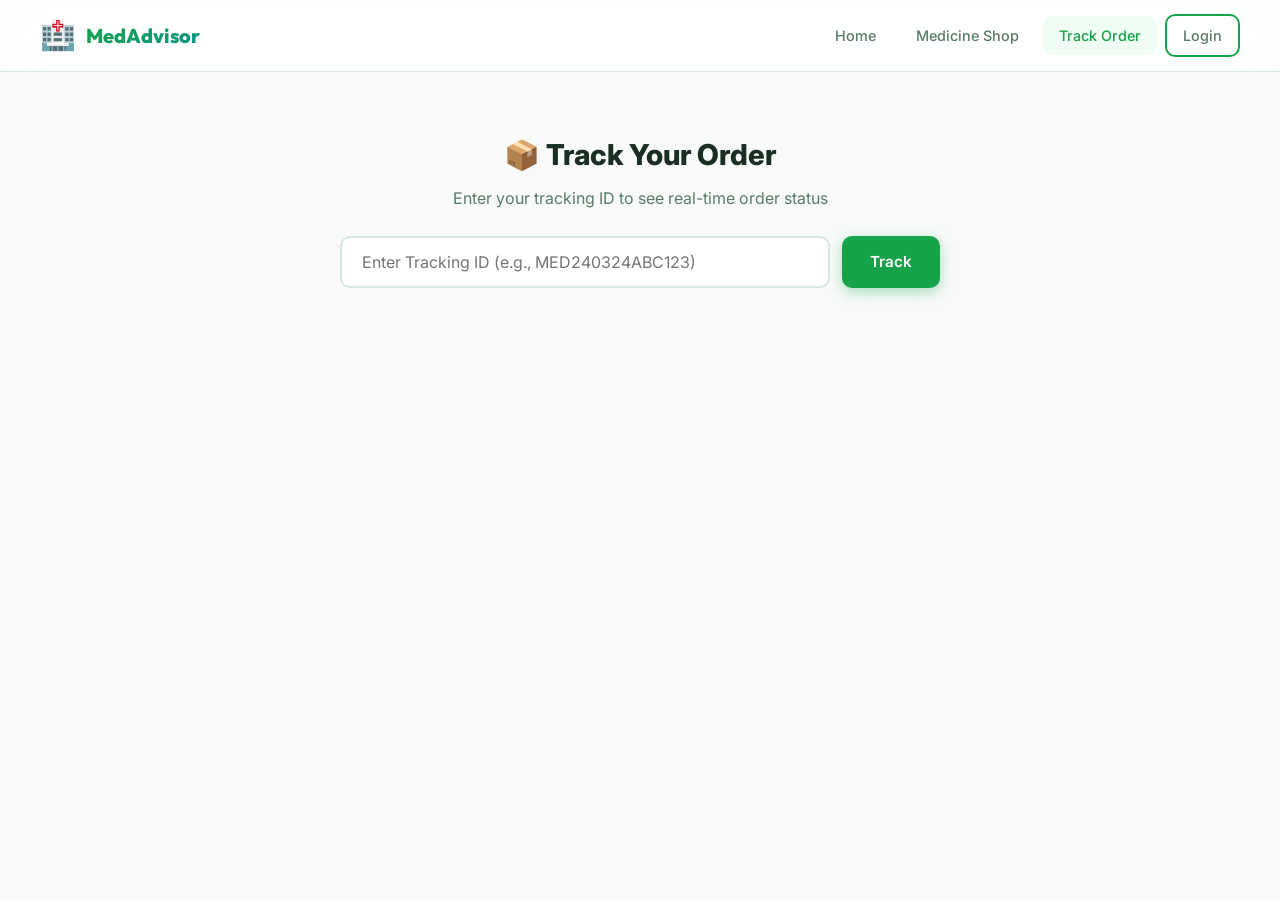
<file: tracking.html>
<!DOCTYPE html>
<html lang="en">
<head>
  <meta charset="UTF-8">
  <meta name="viewport" content="width=device-width, initial-scale=1.0">
  <title>Track Order - MedAdvisor</title>
  <link rel="stylesheet" href="styles.css">
</head>
<body>
  <nav class="navbar"><div class="navbar-inner">
    <a href="index.html" class="navbar-brand"><span class="logo">🏥</span><h1>MedAdvisor</h1></a>
    <div class="navbar-links" id="navLinks">
      <a href="index.html">Home</a><a href="shop.html">Medicine Shop</a><a href="tracking.html" class="active">Track Order</a>
      <div id="navAuth"><a href="login.html" class="btn btn-outline btn-sm">Login</a></div>
      <div id="navUser" class="nav-user hidden">
        <a href="dashboard.html">Dashboard</a>
        <a href="#" onclick="logout()" style="color:var(--danger)">Logout</a>
      </div>
    </div>
  </div></nav>

  <div class="container" style="padding-top:60px;padding-bottom:60px;min-height:80vh">
    <div class="tracking-search">
      <h2>📦 Track Your Order</h2>
      <p>Enter your tracking ID to see real-time order status</p>
      <div class="search-form">
        <input type="text" id="trackingInput" placeholder="Enter Tracking ID (e.g., MED240324ABC123)" onkeypress="if(event.key==='Enter')trackOrder()">
        <button class="btn btn-primary" onclick="trackOrder()">Track</button>
      </div>
    </div>

    <div id="trackingResult" class="tracking-result hidden">
      <div class="card mb-3">
        <div class="flex justify-between items-center" style="flex-wrap:wrap;gap:12px">
          <div>
            <h3 style="font-size:1.2rem;font-weight:800">Order #<span id="trackOrderId"></span></h3>
            <p style="color:var(--text-light);font-size:0.85rem">Tracking ID: <strong id="trackTrackingId"></strong></p>
          </div>
          <div style="text-align:right">
            <span class="status-badge" id="trackStatus"></span>
            <p style="font-size:0.8rem;color:var(--text-light);margin-top:4px" id="trackDate"></p>
          </div>
        </div>
        <div class="progress-bar-track mt-2">
          <div class="progress-bar-fill" id="trackProgress" style="width:0%"></div>
        </div>
      </div>

      <div class="card">
        <h3 style="font-weight:700;margin-bottom:20px">Delivery Timeline</h3>
        <div class="timeline" id="timeline"></div>
      </div>

      <div class="card mt-3" id="trackItems">
        <h3 style="font-weight:700;margin-bottom:16px">Order Items</h3>
        <div id="trackItemsList"></div>
      </div>
    </div>

    <div id="trackingError" class="hidden">
      <div class="empty-state"><span class="empty-icon">🔍</span><h3>Order Not Found</h3><p>Please check your tracking ID and try again</p></div>
    </div>
  </div>

  <div class="toast-container" id="toastContainer"></div>
  <script src="app.js"></script>
  <script src="tracking.js"></script>
</body>
</html>
</file>
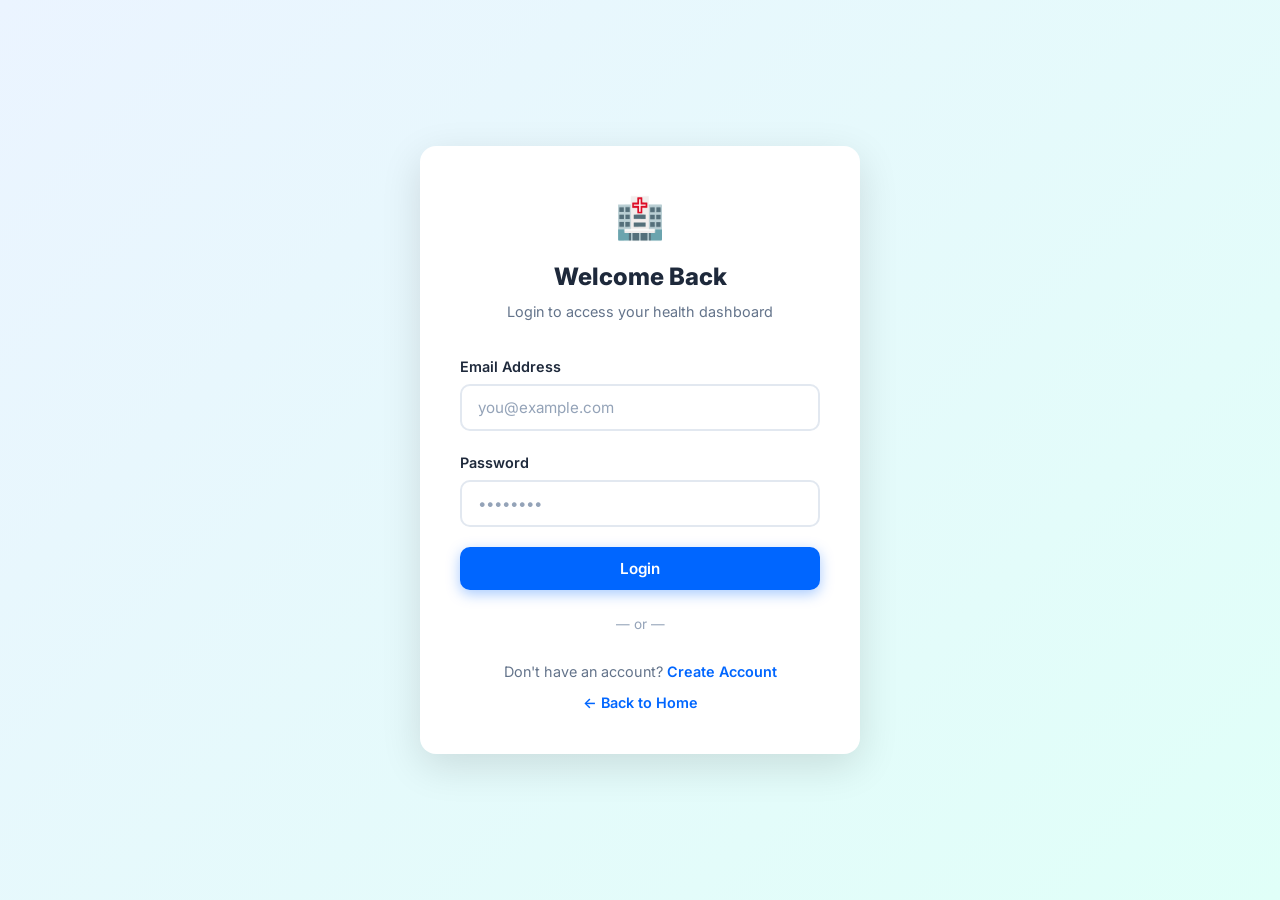
<file: Cep/frontend/admin.html>
<!DOCTYPE html>
<html lang="en">
<head>
  <meta charset="UTF-8">
  <meta name="viewport" content="width=device-width, initial-scale=1.0">
  <title>Admin Dashboard - MedAdvisor</title>
  <link rel="stylesheet" href="css/styles.css">
</head>
<body>
  <div class="dashboard">
    <aside class="sidebar" id="sidebar">
      <div class="sidebar-brand"><span class="logo">🏥</span><h2>Admin Panel</h2></div>
      <nav class="sidebar-nav">
        <a href="#" class="active" onclick="showAdminSection('overview')"><span class="nav-icon">📊</span> Overview</a>
        <a href="#" onclick="showAdminSection('users')"><span class="nav-icon">👥</span> Users</a>
        <a href="#" onclick="showAdminSection('orders')"><span class="nav-icon">📦</span> Orders</a>
        <a href="#" onclick="showAdminSection('medicines')"><span class="nav-icon">💊</span> Medicines</a>
        <a href="index.html"><span class="nav-icon">🏠</span> Back to Site</a>
      </nav>
      <div class="sidebar-footer">
        <button class="btn btn-sm btn-danger w-full" onclick="logout()">Logout</button>
      </div>
    </aside>
    <main class="main-content">
      <button class="hamburger" onclick="toggleSidebar()" style="position:fixed;top:16px;left:16px;z-index:60">☰</button>

      <!-- Overview -->
      <div id="overviewSection">
        <div class="main-header"><h2>📊 Dashboard Overview</h2></div>
        <div class="stats-grid" id="statsGrid"></div>
        <div class="card">
          <h3 style="font-weight:700;margin-bottom:16px">Recent Orders</h3>
          <div style="overflow-x:auto"><table class="data-table" id="recentOrdersTable"><thead><tr>
            <th>Order ID</th><th>Customer</th><th>Items</th><th>Total</th><th>Status</th><th>Date</th>
          </tr></thead><tbody></tbody></table></div>
        </div>
      </div>

      <!-- Users -->
      <div id="usersSection" class="hidden">
        <div class="main-header"><h2>👥 Registered Users</h2></div>
        <div class="card"><div style="overflow-x:auto"><table class="data-table" id="usersTable"><thead><tr>
          <th>ID</th><th>Name</th><th>Email</th><th>Joined</th>
        </tr></thead><tbody></tbody></table></div></div>
      </div>

      <!-- Orders -->
      <div id="adminOrdersSection" class="hidden">
        <div class="main-header"><h2>📦 All Orders</h2>
          <select class="form-input" style="width:auto" id="orderStatusFilter" onchange="loadAdminOrders()">
            <option value="">All Statuses</option>
            <option>Ordered</option><option>Confirmed</option><option>Packed</option>
            <option>Shipped</option><option>Out for Delivery</option><option>Delivered</option>
          </select>
        </div>
        <div class="card"><div style="overflow-x:auto"><table class="data-table" id="adminOrdersTable"><thead><tr>
          <th>ID</th><th>Customer</th><th>Tracking</th><th>Total</th><th>Status</th><th>Actions</th>
        </tr></thead><tbody></tbody></table></div></div>
      </div>

      <!-- Medicines -->
      <div id="medicinesSection" class="hidden">
        <div class="main-header"><h2>💊 Medicine Inventory</h2>
          <button class="btn btn-primary btn-sm" onclick="showAddMedicineModal()">+ Add Medicine</button>
        </div>
        <div class="card"><div style="overflow-x:auto"><table class="data-table" id="medicinesTable"><thead><tr>
          <th>ID</th><th>Name</th><th>Category</th><th>Price</th><th>Stock</th><th>Actions</th>
        </tr></thead><tbody></tbody></table></div></div>
      </div>
    </main>
  </div>

  <!-- Add Medicine Modal -->
  <div id="addMedicineModal" class="modal-overlay hidden">
    <div class="modal" style="position:relative">
      <button class="modal-close" onclick="closeModal()">&times;</button>
      <h3>Add New Medicine</h3>
      <form onsubmit="addMedicine(event)">
        <div class="form-group"><label>Name</label><input type="text" id="medName" class="form-input" required></div>
        <div class="form-group"><label>Generic Name</label><input type="text" id="medGeneric" class="form-input" required></div>
        <div class="form-group"><label>Category</label>
          <select id="medCategory" class="form-input">
            <option>Pain Relief</option><option>Allergy</option><option>Digestive</option>
            <option>Cough & Cold</option><option>Vitamins</option><option>Skin Care</option><option>Sleep & Wellness</option>
          </select>
        </div>
        <div class="form-group"><label>Description</label><input type="text" id="medDesc" class="form-input"></div>
        <div class="form-group"><label>Dosage</label><input type="text" id="medDosage" class="form-input"></div>
        <div class="form-group"><label>Price ($)</label><input type="number" id="medPrice" class="form-input" step="0.01" required></div>
        <div class="form-group"><label>Stock</label><input type="number" id="medStock" class="form-input" required></div>
        <button type="submit" class="btn btn-primary w-full">Add Medicine</button>
      </form>
    </div>
  </div>

  <div class="toast-container" id="toastContainer"></div>
  <script src="js/app.js"></script>
  <script src="js/admin.js"></script>
</body>
</html>
</file>
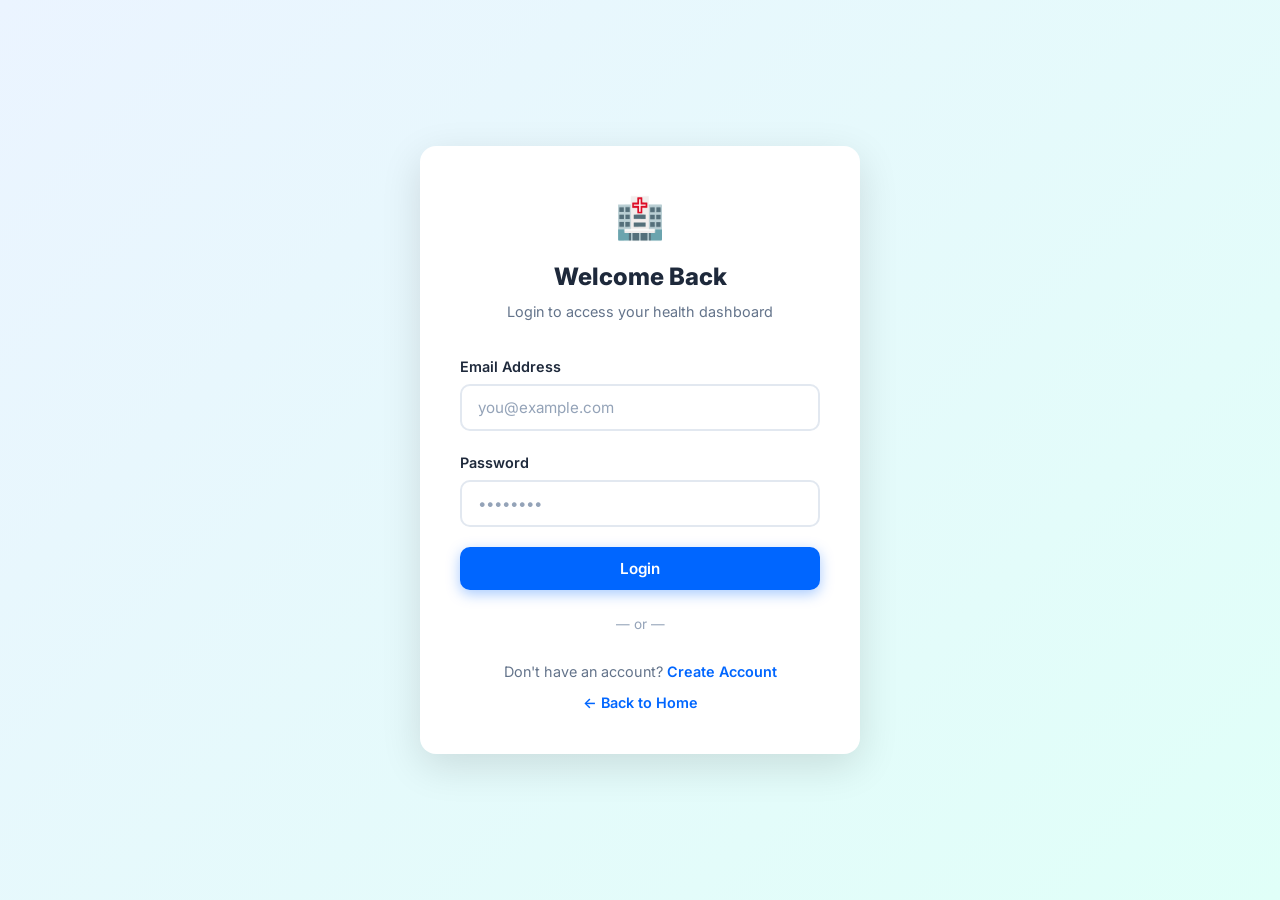
<file: Cep/frontend/cart.html>
<!DOCTYPE html>
<html lang="en">
<head>
  <meta charset="UTF-8">
  <meta name="viewport" content="width=device-width, initial-scale=1.0">
  <title>Shopping Cart - MedAdvisor</title>
  <link rel="stylesheet" href="css/styles.css">
</head>
<body>
  <nav class="navbar"><div class="navbar-inner">
    <a href="index.html" class="navbar-brand"><span class="logo">🏥</span><h1>MedAdvisor</h1></a>
    <div class="navbar-links">
      <a href="index.html">Home</a><a href="shop.html">Medicine Shop</a><a href="tracking.html">Track Order</a>
      <a href="dashboard.html">Dashboard</a>
      <a href="cart.html" class="nav-cart active">🛒<span class="cart-badge" id="cartBadge">0</span></a>
      <a href="#" onclick="logout()" style="color:var(--danger)">Logout</a>
    </div>
  </div></nav>

  <div class="container" style="padding-top:32px;padding-bottom:60px">
    <div class="main-header"><div><h2>🛒 Shopping Cart</h2><p class="breadcrumb" id="cartCount">0 items in cart</p></div>
      <a href="shop.html" class="btn btn-outline btn-sm">← Continue Shopping</a>
    </div>

    <div id="cartContent">
      <div class="cart-layout">
        <div id="cartItems"></div>
        <div class="cart-summary">
          <div class="card">
            <h3>Order Summary</h3>
            <div class="summary-row"><span>Subtotal</span><span id="subtotal">₹0.00</span></div>
            <div class="summary-row"><span>Delivery</span><span style="color:var(--success)">FREE</span></div>
            <div class="summary-row total"><span>Total</span><span id="totalPrice">₹0.00</span></div>
            <div class="form-group mt-3">
              <label>Shipping Address</label>
              <input type="text" id="shippingAddress" class="form-input" placeholder="Enter delivery address">
            </div>
            <div class="form-group">
              <label>Payment Method</label>
              <select id="paymentMethod" class="form-input">
                <option value="cod">Cash on Delivery</option>
              </select>
            </div>
            <button class="btn btn-primary w-full btn-lg" onclick="placeOrder()" id="checkoutBtn">🛒 Place Order</button>
          </div>
        </div>
      </div>
    </div>
    <div id="emptyCart" class="hidden">
      <div class="empty-state"><span class="empty-icon">🛒</span><h3>Your cart is empty</h3><p>Add some medicines from our shop</p>
        <a href="shop.html" class="btn btn-primary mt-2">Browse Medicines</a>
      </div>
    </div>
  </div>

  <!-- Order Success Modal -->
  <div id="orderModal" class="modal-overlay hidden">
    <div class="modal" style="text-align:center">
      <div style="font-size:4rem;margin-bottom:16px">✅</div>
      <h3>Order Placed Successfully!</h3>
      <p style="color:var(--text-light);margin-bottom:16px">Your medicines are on the way</p>
      <p><strong>Tracking ID:</strong> <span id="modalTrackingId" style="color:var(--primary);font-size:1.1rem"></span></p>
      <div class="flex gap-1 mt-3" style="justify-content:center">
        <a href="tracking.html" class="btn btn-primary">Track Order</a>
        <a href="shop.html" class="btn btn-outline">Continue Shopping</a>
      </div>
    </div>
  </div>

  <div class="toast-container" id="toastContainer"></div>
  <script src="js/app.js"></script>
  <script src="js/cart.js"></script>
</body>
</html>
</file>
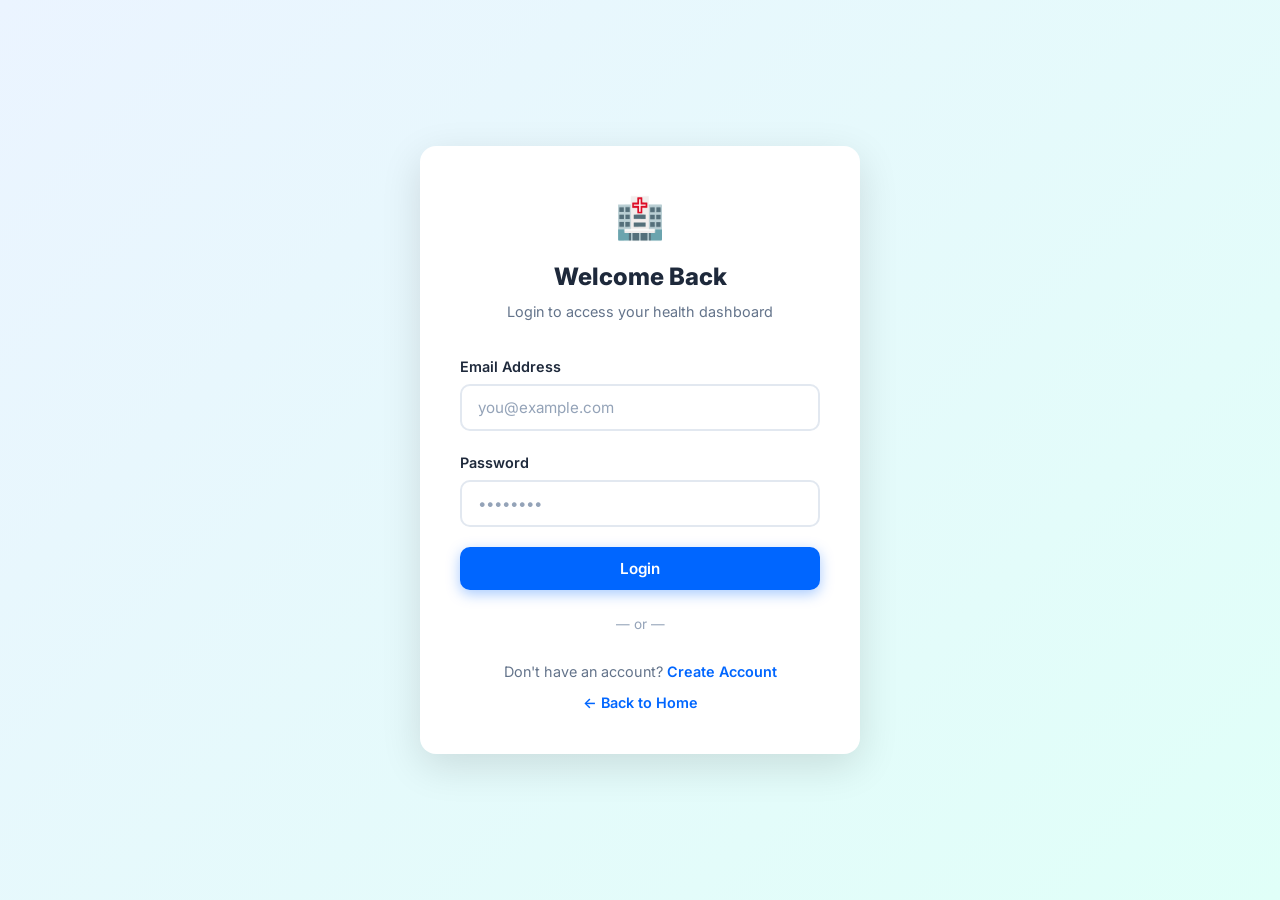
<file: Cep/frontend/dashboard.html>
<!DOCTYPE html>
<html lang="en">
<head>
  <meta charset="UTF-8">
  <meta name="viewport" content="width=device-width, initial-scale=1.0">
  <title>Dashboard - MedAdvisor</title>
  <link rel="stylesheet" href="css/styles.css">
</head>
<body>
  <div class="dashboard">
    <!-- Sidebar -->
    <aside class="sidebar" id="sidebar">
      <div class="sidebar-brand">
        <span class="logo">🏥</span>
        <h2>MedAdvisor</h2>
      </div>
      <nav class="sidebar-nav">
        <a href="#" class="active" onclick="showSection('chat')"><span class="nav-icon">💬</span> Health Chat</a>
        <a href="shop.html"><span class="nav-icon">💊</span> Medicine Shop</a>
        <a href="cart.html"><span class="nav-icon">🛒</span> My Cart</a>
        <a href="#" onclick="showSection('orders')"><span class="nav-icon">📦</span> My Orders</a>
        <a href="tracking.html"><span class="nav-icon">🔍</span> Track Order</a>
        <a href="index.html"><span class="nav-icon">🏠</span> Home</a>
      </nav>
      <div class="sidebar-footer">
        <div class="user-info">
          <div class="user-avatar" id="sidebarAvatar">U</div>
          <div>
            <div class="user-name" id="sidebarName">User</div>
            <div class="user-email" id="sidebarEmail">user@email.com</div>
          </div>
        </div>
        <button class="btn btn-sm btn-danger w-full mt-2" onclick="logout()">Logout</button>
      </div>
    </aside>

    <!-- Main Content -->
    <main class="main-content">
      <button class="hamburger" onclick="toggleSidebar()" style="position:fixed;top:16px;left:16px;z-index:60">☰</button>

      <!-- Chat Section -->
      <div id="chatSection">
        <div class="main-header">
          <div>
            <h2>Health Chat</h2>
            <p class="breadcrumb">Ask our AI about your symptoms</p>
          </div>
        </div>
        <div class="chat-container">
          <div class="chat-header">
            <div class="bot-avatar">🤖</div>
            <div>
              <h3>Medical AI Assistant</h3>
              <p>Powered by MedAdvisor AI Agent</p>
            </div>
          </div>
          <div class="chat-messages" id="chatMessages">
            <div class="message message-bot">
              <div class="message-avatar">🤖</div>
              <div>
                <div class="message-bubble">
                  Hello! I'm your Medical AI Assistant. 👋<br><br>
                  I can map your symptoms to diseases with a trained model and suggest medicines from the loaded pharmacy dataset.<br><br>
                  <strong>Try describing your symptoms:</strong><br>
                  • "I have a headache and fever"<br>
                  • "I'm experiencing stomach pain"<br>
                  • "I have a cough and sore throat"<br><br>
                  <em>Remember: Always consult a doctor for professional medical advice.</em>
                </div>
                <div class="disclaimer-box mt-1">
                  <span>⚠️</span>
                  <span>This AI provides general health information only. Not a substitute for professional medical advice.</span>
                </div>
              </div>
            </div>
          </div>
          <div class="chat-input-area">
            <input type="text" id="chatInput" placeholder="Describe your symptoms..." onkeypress="if(event.key==='Enter')sendMessage()">
            <button class="voice-mic-btn" id="micBtn" onclick="toggleVoiceInput()" title="Speak your symptoms">🎤</button>
            <button onclick="sendMessage()" id="sendBtn">➤</button>
          </div>
        </div>
      </div>

      <!-- Orders Section -->
      <div id="ordersSection" class="hidden">
        <div class="main-header">
          <div>
            <h2>My Orders</h2>
            <p class="breadcrumb">View your order history</p>
          </div>
        </div>
        <div id="ordersList">
          <div class="page-loader"><div class="loader"></div></div>
        </div>
      </div>
    </main>
  </div>

  <div class="toast-container" id="toastContainer"></div>
  <script src="js/app.js"></script>
  <script src="js/chat.js"></script>
</body>
</html>
</file>
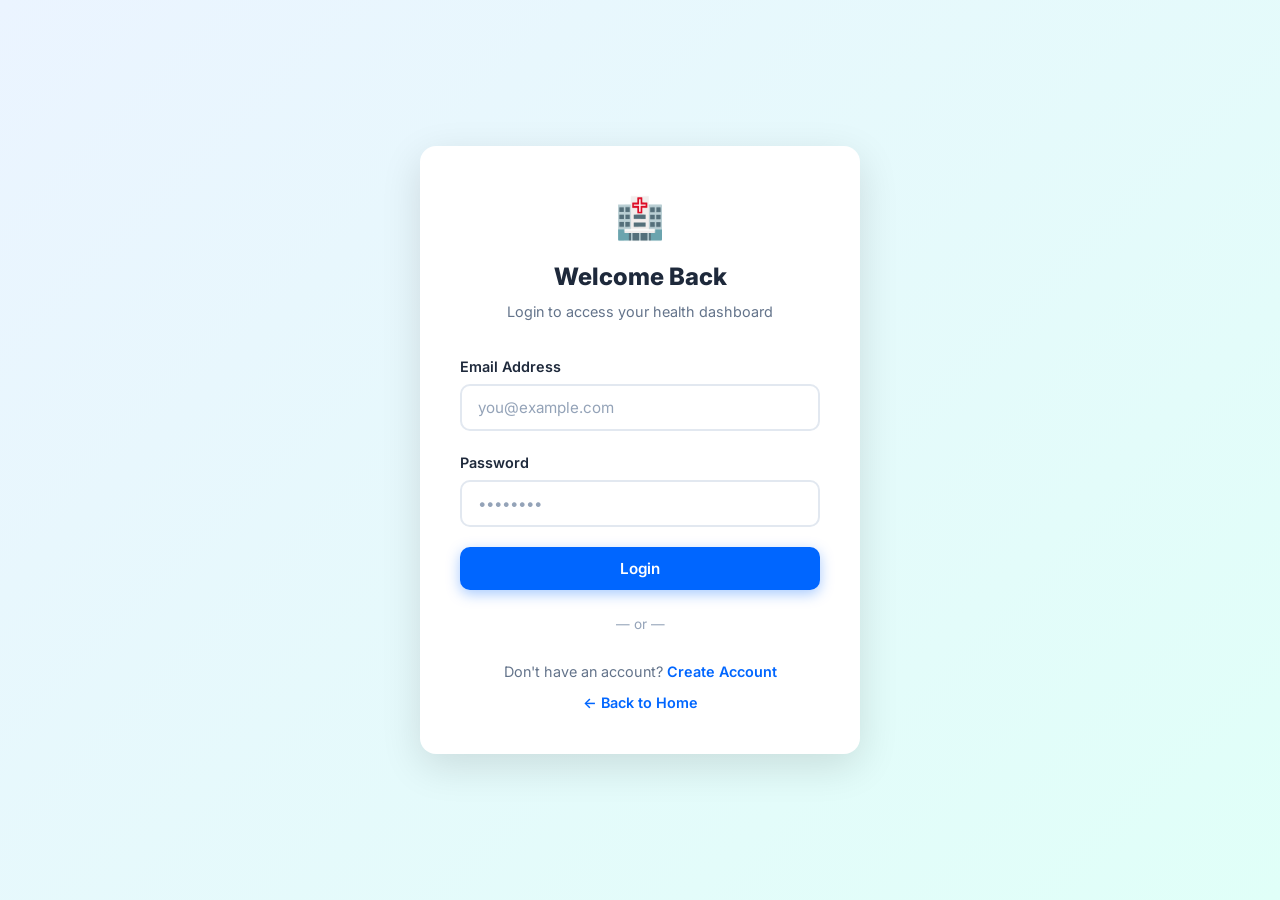
<file: Cep/frontend/login.html>
<!DOCTYPE html>
<html lang="en">
<head>
  <meta charset="UTF-8">
  <meta name="viewport" content="width=device-width, initial-scale=1.0">
  <title>Login - MedAdvisor</title>
  <link rel="stylesheet" href="css/styles.css">
</head>
<body>
  <div class="auth-page">
    <div class="auth-card">
      <div class="logo-area">
        <span class="logo">🏥</span>
        <h2>Welcome Back</h2>
        <p>Login to access your health dashboard</p>
      </div>
      <div id="loginError" class="alert alert-error hidden"></div>
      <form id="loginForm" onsubmit="handleLogin(event)">
        <div class="form-group">
          <label for="email">Email Address</label>
          <input type="email" id="email" class="form-input" placeholder="you@example.com" required>
        </div>
        <div class="form-group">
          <label for="password">Password</label>
          <input type="password" id="password" class="form-input" placeholder="••••••••" required>
        </div>
        <button type="submit" class="btn btn-primary w-full" id="loginBtn">Login</button>
      </form>
      <div class="auth-divider">— or —</div>
      <p class="auth-link">Don't have an account? <a href="register.html">Create Account</a></p>
      <p class="auth-link" style="margin-top:8px"><a href="index.html">← Back to Home</a></p>
    </div>
  </div>
  <script src="js/app.js"></script>
  <script src="js/auth.js"></script>
</body>
</html>
</file>
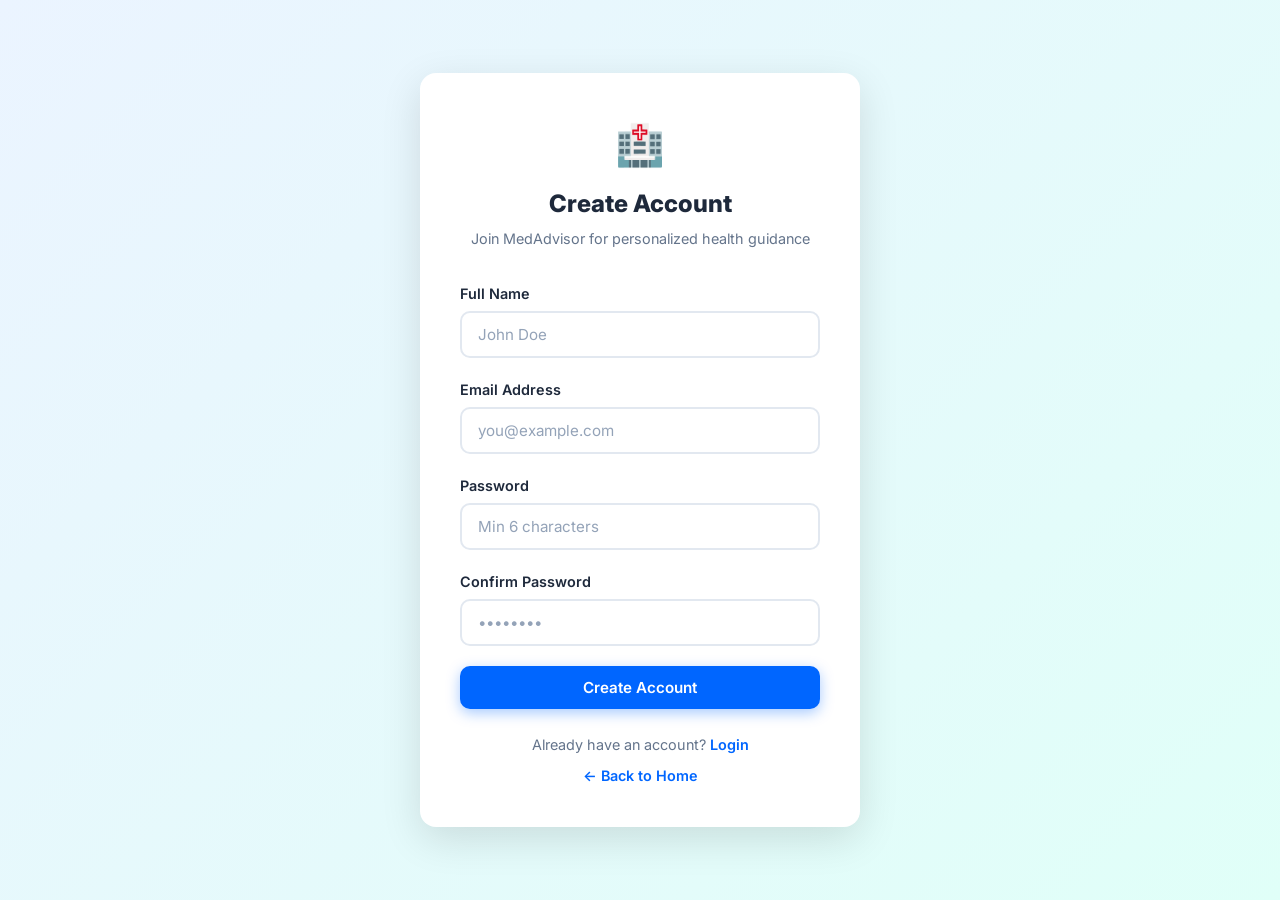
<file: Cep/frontend/register.html>
<!DOCTYPE html>
<html lang="en">
<head>
  <meta charset="UTF-8">
  <meta name="viewport" content="width=device-width, initial-scale=1.0">
  <title>Create Account - MedAdvisor</title>
  <link rel="stylesheet" href="css/styles.css">
</head>
<body>
  <div class="auth-page">
    <div class="auth-card">
      <div class="logo-area">
        <span class="logo">🏥</span>
        <h2>Create Account</h2>
        <p>Join MedAdvisor for personalized health guidance</p>
      </div>
      <div id="registerError" class="alert alert-error hidden"></div>
      <div id="registerSuccess" class="alert alert-success hidden"></div>
      <form id="registerForm" onsubmit="handleRegister(event)">
        <div class="form-group">
          <label for="name">Full Name</label>
          <input type="text" id="name" class="form-input" placeholder="John Doe" required>
        </div>
        <div class="form-group">
          <label for="email">Email Address</label>
          <input type="email" id="email" class="form-input" placeholder="you@example.com" required>
        </div>
        <div class="form-group">
          <label for="password">Password</label>
          <input type="password" id="password" class="form-input" placeholder="Min 6 characters" required minlength="6">
        </div>
        <div class="form-group">
          <label for="confirmPassword">Confirm Password</label>
          <input type="password" id="confirmPassword" class="form-input" placeholder="••••••••" required>
        </div>
        <button type="submit" class="btn btn-primary w-full" id="registerBtn">Create Account</button>
      </form>
      <p class="auth-link">Already have an account? <a href="login.html">Login</a></p>
      <p class="auth-link" style="margin-top:8px"><a href="index.html">← Back to Home</a></p>
    </div>
  </div>
  <script src="js/app.js"></script>
  <script src="js/auth.js"></script>
</body>
</html>
</file>
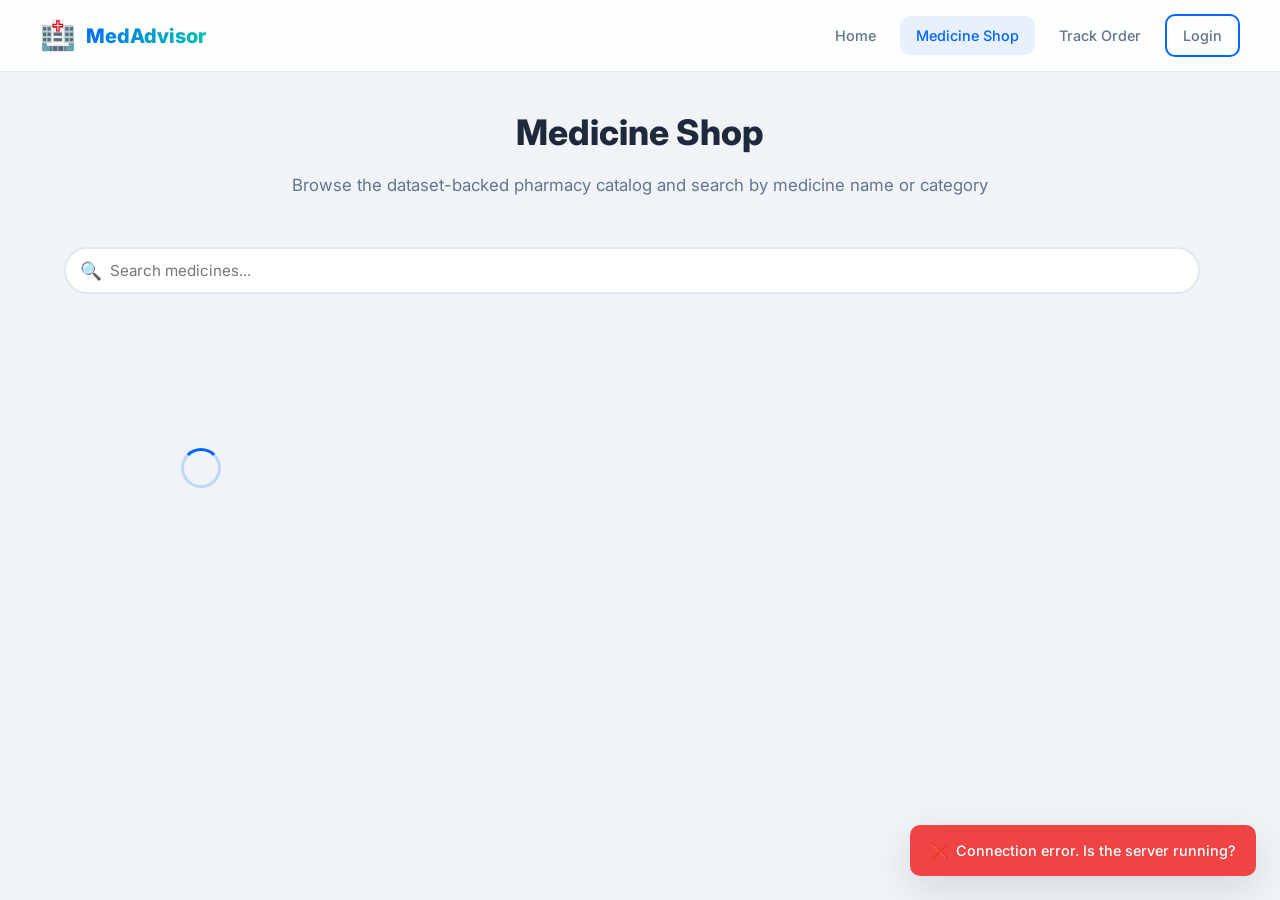
<file: Cep/frontend/shop.html>
<!DOCTYPE html>
<html lang="en">
<head>
  <meta charset="UTF-8">
  <meta name="viewport" content="width=device-width, initial-scale=1.0">
  <title>Medicine Shop - MedAdvisor</title>
  <link rel="stylesheet" href="css/styles.css">
</head>
<body>
  <nav class="navbar"><div class="navbar-inner">
    <a href="index.html" class="navbar-brand"><span class="logo">🏥</span><h1>MedAdvisor</h1></a>
    <div class="navbar-links" id="navLinks">
      <a href="index.html">Home</a><a href="shop.html" class="active">Medicine Shop</a><a href="tracking.html">Track Order</a>
      <div id="navAuth"><a href="login.html" class="btn btn-outline btn-sm">Login</a></div>
      <div id="navUser" class="nav-user hidden">
        <a href="dashboard.html">Dashboard</a>
        <a href="cart.html" class="nav-cart">🛒<span class="cart-badge" id="cartBadge">0</span></a>
        <a href="#" onclick="logout()" style="color:var(--danger)">Logout</a>
      </div>
    </div>
  </div></nav>

  <div class="container" style="padding-top:32px;padding-bottom:60px">
    <div class="section-title"><h2>Medicine Shop</h2><p>Browse the dataset-backed pharmacy catalog and search by medicine name or category</p></div>

    <div class="shop-toolbar">
      <div class="search-box">
        <span class="search-icon">🔍</span>
        <input type="text" id="searchInput" placeholder="Search medicines..." oninput="filterMedicines()">
      </div>
      <div id="categoryFilters" style="display:flex;flex-wrap:wrap;gap:10px"></div>
    </div>

    <div class="medicines-grid" id="medicinesGrid">
      <div class="page-loader"><div class="loader"></div></div>
    </div>
  </div>

  <div class="toast-container" id="toastContainer"></div>
  <script src="js/app.js"></script>
  <script src="js/shop.js"></script>
</body>
</html>
</file>
<file: styles.css>
/* ===== MedAdvisor - Professional Doctor Website Design System ===== */
@import url('https://fonts.googleapis.com/css2?family=Inter:wght@300;400;500;600;700;800&family=Outfit:wght@400;500;600;700;800&display=swap');

:root {
  --primary: #16A34A;
  --primary-light: #F0FDF4;
  --primary-dark: #15803D;
  --secondary: #22D3EE;
  --secondary-light: #ECFEFF;
  --accent: #F97316;
  --bg: #F8FAF9;
  --bg-dark: #1B3A2D;
  --card: #FFFFFF;
  --card-dark: #234536;
  --text: #1A2E23;
  --text-light: #5B7A68;
  --text-lighter: #8CA89A;
  --border: #D6E8DD;
  --success: #10B981;
  --warning: #F59E0B;
  --danger: #EF4444;
  --shadow: 0 4px 24px rgba(22,163,74,0.06);
  --shadow-lg: 0 12px 40px rgba(22,163,74,0.10);
  --radius: 16px;
  --radius-sm: 10px;
  --radius-full: 9999px;
  --transition: all 0.3s cubic-bezier(0.4, 0, 0.2, 1);
}

*, *::before, *::after { box-sizing: border-box; margin: 0; padding: 0; }

body {
  font-family: 'Inter', -apple-system, sans-serif;
  background: var(--bg);
  color: var(--text);
  min-height: 100vh;
  line-height: 1.6;
  -webkit-font-smoothing: antialiased;
}

/* ===== Utility ===== */
.container { max-width: 1200px; margin: 0 auto; padding: 0 24px; }
.hidden { display: none !important; }
.flex { display: flex; }
.flex-col { flex-direction: column; }
.items-center { align-items: center; }
.justify-between { justify-content: space-between; }
.gap-1 { gap: 8px; }
.gap-2 { gap: 16px; }
.gap-3 { gap: 24px; }
.text-center { text-align: center; }
.w-full { width: 100%; }
.mt-1 { margin-top: 8px; }
.mt-2 { margin-top: 16px; }
.mt-3 { margin-top: 24px; }
.mb-2 { margin-bottom: 16px; }
.mb-3 { margin-bottom: 24px; }

/* ===== Buttons ===== */
.btn {
  display: inline-flex; align-items: center; justify-content: center; gap: 8px;
  padding: 12px 28px; border: none; border-radius: var(--radius-sm);
  font-family: inherit; font-size: 0.95rem; font-weight: 600;
  cursor: pointer; transition: var(--transition); text-decoration: none;
}
.btn:hover { transform: translateY(-2px); }
.btn:active { transform: translateY(0); }
.btn-primary { background: var(--primary); color: #fff; box-shadow: 0 4px 14px rgba(22,163,74,0.35); }
.btn-primary:hover { background: var(--primary-dark); box-shadow: 0 6px 20px rgba(22,163,74,0.45); }
.btn-secondary { background: var(--secondary); color: #fff; box-shadow: 0 4px 14px rgba(34,211,238,0.35); }
.btn-outline { background: transparent; color: var(--primary); border: 2px solid var(--primary); }
.btn-outline:hover { background: var(--primary); color: #fff; }
.btn-danger { background: var(--danger); color: #fff; }
.btn-sm { padding: 8px 16px; font-size: 0.85rem; }
.btn-lg { padding: 16px 36px; font-size: 1.1rem; }
.btn-icon { width: 40px; height: 40px; padding: 0; border-radius: 50%; }

/* ===== Inputs ===== */
.form-group { margin-bottom: 20px; }
.form-group label { display: block; font-weight: 600; margin-bottom: 6px; font-size: 0.9rem; color: var(--text); }
.form-input {
  width: 100%; padding: 12px 16px; border: 2px solid var(--border);
  border-radius: var(--radius-sm); font-family: inherit; font-size: 0.95rem;
  transition: var(--transition); background: #fff; color: var(--text);
}
.form-input:focus { outline: none; border-color: var(--primary); box-shadow: 0 0 0 4px rgba(22,163,74,0.1); }
.form-input::placeholder { color: var(--text-lighter); }

/* ===== Cards ===== */
.card {
  background: var(--card); border-radius: var(--radius); padding: 24px;
  box-shadow: var(--shadow); transition: var(--transition); border: 1px solid var(--border);
}
.card:hover { box-shadow: var(--shadow-lg); }
.card-header { display: flex; align-items: center; gap: 12px; margin-bottom: 16px; }
.card-header h3 { font-size: 1.1rem; font-weight: 700; }

/* ===== Navbar ===== */
.navbar {
  background: rgba(255,255,255,0.85); backdrop-filter: blur(20px); -webkit-backdrop-filter: blur(20px);
  border-bottom: 1px solid var(--border); position: sticky; top: 0; z-index: 100;
  padding: 0 24px; height: 72px; display: flex; align-items: center;
}
.navbar-inner { max-width: 1200px; margin: 0 auto; width: 100%; display: flex; align-items: center; justify-content: space-between; }
.navbar-brand { display: flex; align-items: center; gap: 10px; text-decoration: none; }
.navbar-brand .logo { font-size: 1.8rem; }
.navbar-brand h1 { font-family: 'Outfit', 'Inter', sans-serif; font-size: 1.25rem; font-weight: 800; background: linear-gradient(135deg, var(--primary), #0D9488); -webkit-background-clip: text; -webkit-text-fill-color: transparent; background-clip: text; }
.navbar-links { display: flex; align-items: center; gap: 8px; }
.navbar-links a {
  padding: 8px 16px; border-radius: var(--radius-sm); text-decoration: none;
  font-weight: 500; color: var(--text-light); transition: var(--transition); font-size: 0.9rem;
}
.navbar-links a:hover, .navbar-links a.active { color: var(--primary); background: var(--primary-light); }
.nav-cart { position: relative; }
.cart-badge {
  position: absolute; top: -4px; right: -4px; background: var(--accent);
  color: #fff; font-size: 0.7rem; font-weight: 700; width: 20px; height: 20px;
  border-radius: 50%; display: flex; align-items: center; justify-content: center;
}
.nav-user { display: flex; align-items: center; gap: 8px; }
.nav-avatar {
  width: 36px; height: 36px; border-radius: 50%; background: linear-gradient(135deg, var(--primary), #0D9488);
  display: flex; align-items: center; justify-content: center; color: #fff; font-weight: 700; font-size: 0.85rem;
}
.hamburger { display: none; background: none; border: none; font-size: 1.5rem; cursor: pointer; padding: 8px; }

/* ===== Hero Section ===== */
.hero {
  padding: 100px 0 80px; background: linear-gradient(135deg, #F0FDF4 0%, #ECFEFF 50%, #F8FAF9 100%);
  position: relative; overflow: hidden;
}
.hero::before {
  content: ''; position: absolute; top: -50%; right: -20%; width: 600px; height: 600px;
  background: radial-gradient(circle, rgba(22,163,74,0.07) 0%, transparent 70%); border-radius: 50%;
}
.hero::after {
  content: ''; position: absolute; bottom: -30%; left: -10%; width: 400px; height: 400px;
  background: radial-gradient(circle, rgba(16,185,129,0.06) 0%, transparent 70%); border-radius: 50%;
}
.hero-content { max-width: 1200px; margin: 0 auto; padding: 0 24px; display: grid; grid-template-columns: 1fr 1fr; gap: 60px; align-items: center; }
.hero-text h1 { font-family: 'Outfit', 'Inter', sans-serif; font-size: 3.2rem; font-weight: 800; line-height: 1.2; margin-bottom: 20px; }
.hero-text h1 span { background: linear-gradient(135deg, var(--primary), #0D9488); -webkit-background-clip: text; -webkit-text-fill-color: transparent; background-clip: text; }
.hero-text p { font-size: 1.15rem; color: var(--text-light); margin-bottom: 32px; line-height: 1.8; }
.hero-buttons { display: flex; gap: 16px; flex-wrap: wrap; }
.hero-visual { display: flex; justify-content: center; align-items: center; }
.hero-illustration {
  font-size: 14rem; filter: drop-shadow(0 20px 60px rgba(22,163,74,0.12));
  animation: float 6s ease-in-out infinite;
}
@keyframes float {
  0%, 100% { transform: translateY(0px); }
  50% { transform: translateY(-20px); }
}

/* ===== Features ===== */
.features { padding: 80px 0; }
.section-title { text-align: center; margin-bottom: 48px; }
.section-title h2 { font-family: 'Outfit', 'Inter', sans-serif; font-size: 2.2rem; font-weight: 800; margin-bottom: 12px; }
.section-title p { color: var(--text-light); font-size: 1.05rem; }
.features-grid { display: grid; grid-template-columns: repeat(auto-fit, minmax(280px, 1fr)); gap: 24px; }
.feature-card {
  padding: 32px; text-align: center; background: var(--card);
  border-radius: var(--radius); border: 1px solid var(--border);
  transition: var(--transition); cursor: default;
}
.feature-card:hover { transform: translateY(-8px); box-shadow: var(--shadow-lg); border-color: var(--primary); }
.feature-icon { font-size: 3rem; margin-bottom: 16px; display: block; }
.feature-card h3 { font-size: 1.15rem; font-weight: 700; margin-bottom: 8px; }
.feature-card p { color: var(--text-light); font-size: 0.9rem; line-height: 1.7; }

/* ===== Auth Pages ===== */
.auth-page {
  min-height: 100vh; display: flex; align-items: center; justify-content: center;
  background: linear-gradient(135deg, #F0FDF4, #ECFEFF); padding: 24px;
}
.auth-card { width: 100%; max-width: 440px; background: var(--card); border-radius: var(--radius); padding: 40px; box-shadow: var(--shadow-lg); }
.auth-card .logo-area { text-align: center; margin-bottom: 32px; }
.auth-card .logo-area .logo { font-size: 2.5rem; }
.auth-card .logo-area h2 { font-size: 1.5rem; font-weight: 800; margin-top: 8px; }
.auth-card .logo-area p { color: var(--text-light); font-size: 0.9rem; margin-top: 4px; }
.auth-divider { text-align: center; margin: 24px 0; color: var(--text-lighter); font-size: 0.85rem; }
.auth-link { text-align: center; margin-top: 24px; font-size: 0.9rem; color: var(--text-light); }
.auth-link a { color: var(--primary); font-weight: 600; text-decoration: none; }
.alert { padding: 12px 16px; border-radius: var(--radius-sm); margin-bottom: 16px; font-size: 0.9rem; font-weight: 500; }
.alert-error { background: #FEE2E2; color: #B91C1C; border: 1px solid #FECACA; }
.alert-success { background: #D1FAE5; color: #065F46; border: 1px solid #A7F3D0; }

/* ===== Dashboard Layout ===== */
.dashboard { display: flex; min-height: 100vh; }
.sidebar {
  width: 260px; background: var(--bg-dark); color: #fff; padding: 24px 0;
  position: fixed; top: 0; left: 0; height: 100vh; z-index: 50;
  display: flex; flex-direction: column; transition: var(--transition);
}
.sidebar-brand { padding: 0 24px 24px; border-bottom: 1px solid rgba(255,255,255,0.1); display: flex; align-items: center; gap: 10px; }
.sidebar-brand .logo { font-size: 1.5rem; }
.sidebar-brand h2 { font-size: 1rem; font-weight: 700; }
.sidebar-nav { padding: 16px 0; flex: 1; overflow-y: auto; }
.sidebar-nav a {
  display: flex; align-items: center; gap: 12px; padding: 12px 24px;
  color: var(--text-lighter); text-decoration: none; font-size: 0.9rem;
  font-weight: 500; transition: var(--transition); border-left: 3px solid transparent;
}
.sidebar-nav a:hover { color: #fff; background: rgba(255,255,255,0.05); }
.sidebar-nav a.active { color: #fff; background: rgba(22,163,74,0.2); border-left-color: var(--primary); }
.sidebar-nav a .nav-icon { font-size: 1.2rem; width: 24px; text-align: center; }
.sidebar-footer { padding: 16px 24px; border-top: 1px solid rgba(255,255,255,0.1); }
.sidebar-footer .user-info { display: flex; align-items: center; gap: 10px; }
.sidebar-footer .user-avatar {
  width: 36px; height: 36px; border-radius: 50%; background: linear-gradient(135deg, var(--primary), #0D9488);
  display: flex; align-items: center; justify-content: center; font-weight: 700; font-size: 0.85rem;
}
.sidebar-footer .user-name { font-size: 0.85rem; font-weight: 600; }
.sidebar-footer .user-email { font-size: 0.75rem; color: var(--text-lighter); }

.main-content { margin-left: 260px; flex: 1; padding: 32px; min-height: 100vh; }
.main-header { display: flex; align-items: center; justify-content: space-between; margin-bottom: 32px; }
.main-header h2 { font-family: 'Outfit', 'Inter', sans-serif; font-size: 1.8rem; font-weight: 800; }
.breadcrumb { font-size: 0.85rem; color: var(--text-light); }

/* ===== Chat Interface ===== */
.chat-container { display: flex; flex-direction: column; height: calc(100vh - 160px); background: var(--card); border-radius: var(--radius); box-shadow: var(--shadow); overflow: hidden; border: 1px solid var(--border); }
.chat-header { padding: 20px 24px; background: linear-gradient(135deg, var(--primary), var(--primary-dark)); color: #fff; display: flex; align-items: center; gap: 12px; }
.chat-header .bot-avatar { width: 44px; height: 44px; border-radius: 50%; background: rgba(255,255,255,0.2); display: flex; align-items: center; justify-content: center; font-size: 1.4rem; }
.chat-header h3 { font-weight: 700; }
.chat-header p { font-size: 0.8rem; opacity: 0.8; }

/* Language Selector */
.lang-selector { display: flex; align-items: center; gap: 6px; }
.lang-label { font-size: 1.2rem; cursor: default; }
.lang-selector select {
  padding: 6px 12px; border: 1.5px solid rgba(255,255,255,0.3);
  border-radius: var(--radius-full); background: rgba(255,255,255,0.15);
  color: #fff; font-family: inherit; font-size: 0.82rem; font-weight: 600;
  cursor: pointer; outline: none; transition: var(--transition);
  -webkit-appearance: none; appearance: none;
  background-image: url("data:image/svg+xml,%3Csvg xmlns='http://www.w3.org/2000/svg' width='12' height='12' viewBox='0 0 12 12'%3E%3Cpath fill='white' d='M6 8L1 3h10z'/%3E%3C/svg%3E");
  background-repeat: no-repeat; background-position: right 10px center;
  padding-right: 28px;
}
.lang-selector select:hover { border-color: rgba(255,255,255,0.6); background: rgba(255,255,255,0.25); }
.lang-selector select:focus { border-color: #fff; box-shadow: 0 0 0 3px rgba(255,255,255,0.2); }
.lang-selector select option { background: var(--bg-dark); color: #fff; }
.chat-messages { flex: 1; overflow-y: auto; padding: 24px; display: flex; flex-direction: column; gap: 16px; }
.message { max-width: 80%; display: flex; gap: 10px; animation: msgIn 0.3s ease; }
@keyframes msgIn { from { opacity: 0; transform: translateY(10px); } to { opacity: 1; transform: translateY(0); } }
.message-bot { align-self: flex-start; }
.message-user { align-self: flex-end; flex-direction: row-reverse; }
.message-avatar { width: 32px; height: 32px; border-radius: 50%; display: flex; align-items: center; justify-content: center; font-size: 0.9rem; flex-shrink: 0; }
.message-bot .message-avatar { background: var(--primary-light); }
.message-user .message-avatar { background: var(--secondary-light); }
.message-bubble { padding: 14px 18px; border-radius: 18px; font-size: 0.9rem; line-height: 1.6; }
.message-bot .message-bubble { background: var(--bg); border-bottom-left-radius: 4px; }
.message-user .message-bubble { background: var(--primary); color: #fff; border-bottom-right-radius: 4px; }
.chat-input-area { padding: 16px 24px; border-top: 1px solid var(--border); display: flex; gap: 12px; background: #fff; }
.chat-input-area input { flex: 1; padding: 14px 18px; border: 2px solid var(--border); border-radius: var(--radius-full); font-size: 0.95rem; font-family: inherit; }
.chat-input-area input:focus { outline: none; border-color: var(--primary); }
.chat-input-area button { width: 48px; height: 48px; border-radius: 50%; background: var(--primary); color: #fff; border: none; cursor: pointer; font-size: 1.2rem; transition: var(--transition); }
.chat-input-area button:hover { background: var(--primary-dark); transform: scale(1.05); }

/* ===== Medical Results ===== */
.medical-result { background: var(--bg); border-radius: var(--radius-sm); padding: 16px; margin-top: 8px; }
.medical-result h4 { font-size: 0.95rem; font-weight: 700; color: var(--primary); margin-bottom: 8px; display: flex; align-items: center; gap: 6px; }
.condition-tag { display: inline-block; padding: 4px 12px; background: var(--primary-light); color: var(--primary); border-radius: var(--radius-full); font-size: 0.8rem; font-weight: 600; margin: 2px 4px; }
.medicine-card-sm { background: #fff; border-radius: var(--radius-sm); padding: 12px; margin: 8px 0; border: 1px solid var(--border); }
.medicine-card-sm h5 { font-weight: 700; font-size: 0.9rem; margin-bottom: 4px; }
.medicine-card-sm .dosage { color: var(--primary); font-size: 0.8rem; font-weight: 600; }
.medicine-card-sm .side-fx { color: var(--text-light); font-size: 0.8rem; margin-top: 4px; }
.disclaimer-box {
  background: #F0FDF4; border: 1px solid #BBF7D0; border-radius: var(--radius-sm);
  padding: 12px 16px; margin-top: 12px; font-size: 0.8rem; color: #166534;
  display: flex; align-items: flex-start; gap: 8px;
}
.home-remedy-tag { display: inline-block; padding: 4px 10px; background: var(--secondary-light); color: #047857; border-radius: var(--radius-full); font-size: 0.78rem; margin: 2px; }

/* Quick Reply Chips */
.quick-reply-chip {
  display: inline-block; padding: 8px 16px; background: #fff; color: var(--primary);
  border: 2px solid var(--primary-light); border-radius: var(--radius-full);
  font-size: 0.82rem; font-weight: 600; cursor: pointer; transition: var(--transition);
  font-family: inherit;
}
.quick-reply-chip:hover { background: var(--primary); color: #fff; border-color: var(--primary); transform: translateY(-2px); box-shadow: 0 4px 12px rgba(22,163,74,0.2); }

/* Typing Animation */
.typing-dots { display: inline-flex; gap: 3px; }
.typing-dots span {
  font-size: 1.4rem; font-weight: 800; color: var(--primary);
  animation: typingBounce 1.4s infinite ease-in-out;
}
.typing-dots span:nth-child(1) { animation-delay: 0s; }
.typing-dots span:nth-child(2) { animation-delay: 0.2s; }
.typing-dots span:nth-child(3) { animation-delay: 0.4s; }
@keyframes typingBounce {
  0%, 60%, 100% { transform: translateY(0); opacity: 0.4; }
  30% { transform: translateY(-6px); opacity: 1; }
}

/* ===== Shop / Medicine Grid ===== */
.shop-toolbar { display: flex; align-items: center; gap: 16px; margin-bottom: 24px; flex-wrap: wrap; }
.search-box { flex: 1; min-width: 250px; position: relative; }
.search-box input { width: 100%; padding: 12px 16px 12px 44px; border: 2px solid var(--border); border-radius: var(--radius-full); font-size: 0.95rem; font-family: inherit; }
.search-box input:focus { outline: none; border-color: var(--primary); }
.search-box .search-icon { position: absolute; left: 16px; top: 50%; transform: translateY(-50%); font-size: 1.1rem; color: var(--text-lighter); }
.filter-btn { padding: 10px 20px; border: 2px solid var(--border); border-radius: var(--radius-full); background: #fff; font-size: 0.85rem; font-weight: 600; cursor: pointer; transition: var(--transition); }
.filter-btn:hover, .filter-btn.active { border-color: var(--primary); color: var(--primary); background: var(--primary-light); }

.medicines-grid { display: grid; grid-template-columns: repeat(auto-fill, minmax(260px, 1fr)); gap: 20px; }
.medicine-card {
  background: var(--card); border-radius: var(--radius); padding: 24px;
  border: 1px solid var(--border); transition: var(--transition); position: relative;
}
.medicine-card:hover { transform: translateY(-4px); box-shadow: var(--shadow-lg); }
.medicine-card .med-emoji { font-size: 2.5rem; margin-bottom: 12px; display: block; }
.medicine-card .med-category { font-size: 0.75rem; font-weight: 600; color: var(--primary); text-transform: uppercase; letter-spacing: 0.5px; }
.medicine-card h3 { font-size: 1rem; font-weight: 700; margin: 8px 0; }
.medicine-card .med-generic { font-size: 0.8rem; color: var(--text-light); margin-bottom: 8px; }
.medicine-card .med-desc { font-size: 0.85rem; color: var(--text-light); line-height: 1.6; margin-bottom: 12px; display: -webkit-box; -webkit-line-clamp: 2; -webkit-box-orient: vertical; overflow: hidden; }
.medicine-card .med-price { font-size: 1.25rem; font-weight: 800; color: var(--primary); }
.medicine-card .med-stock { font-size: 0.8rem; color: var(--success); font-weight: 500; }
.medicine-card .med-stock.low { color: var(--warning); }
.medicine-card .med-stock.out { color: var(--danger); }
.medicine-card .card-actions { display: flex; gap: 8px; margin-top: 12px; }
.qty-control { display: flex; align-items: center; gap: 4px; }
.qty-control button { width: 28px; height: 28px; border: 1px solid var(--border); border-radius: 6px; background: #fff; cursor: pointer; font-weight: 700; }
.qty-control span { width: 28px; text-align: center; font-weight: 600; font-size: 0.9rem; }

/* ===== Cart ===== */
.cart-layout { display: grid; grid-template-columns: 1fr 380px; gap: 24px; }
.cart-item { display: flex; gap: 16px; padding: 16px; background: var(--card); border-radius: var(--radius-sm); border: 1px solid var(--border); margin-bottom: 12px; align-items: center; }
.cart-item .item-emoji { font-size: 2rem; }
.cart-item .item-info { flex: 1; }
.cart-item .item-info h4 { font-weight: 700; font-size: 0.95rem; }
.cart-item .item-info .item-price { color: var(--primary); font-weight: 700; }
.cart-item .item-subtotal { font-weight: 800; font-size: 1.1rem; color: var(--text); min-width: 80px; text-align: right; }
.cart-item .remove-btn { background: none; border: none; color: var(--danger); cursor: pointer; font-size: 1.2rem; padding: 4px; }
.cart-summary { position: sticky; top: 100px; }
.cart-summary .card { padding: 28px; }
.cart-summary h3 { font-size: 1.2rem; font-weight: 800; margin-bottom: 20px; }
.summary-row { display: flex; justify-content: space-between; padding: 8px 0; font-size: 0.9rem; }
.summary-row.total { border-top: 2px solid var(--border); margin-top: 12px; padding-top: 16px; font-size: 1.1rem; font-weight: 800; }
.empty-state { text-align: center; padding: 60px 24px; color: var(--text-light); }
.empty-state .empty-icon { font-size: 4rem; margin-bottom: 16px; display: block; }
.empty-state h3 { font-size: 1.3rem; margin-bottom: 8px; color: var(--text); }

/* ===== Tracking ===== */
.tracking-search { max-width: 600px; margin: 0 auto 40px; text-align: center; }
.tracking-search h2 { font-size: 1.8rem; font-weight: 800; margin-bottom: 8px; }
.tracking-search p { color: var(--text-light); margin-bottom: 24px; }
.tracking-search .search-form { display: flex; gap: 12px; }
.tracking-search .search-form input { flex: 1; padding: 14px 20px; border: 2px solid var(--border); border-radius: var(--radius-sm); font-size: 1rem; font-family: inherit; }
.tracking-search .search-form input:focus { outline: none; border-color: var(--primary); }
.tracking-result { max-width: 700px; margin: 0 auto; }
.timeline { position: relative; padding: 0; }
.timeline-item { display: flex; gap: 20px; padding-bottom: 32px; position: relative; }
.timeline-item::before { content: ''; position: absolute; left: 19px; top: 40px; width: 2px; bottom: 0; background: var(--border); }
.timeline-item:last-child::before { display: none; }
.timeline-dot {
  width: 40px; height: 40px; border-radius: 50%; border: 2px solid var(--border); background: #fff;
  display: flex; align-items: center; justify-content: center; flex-shrink: 0; font-size: 1rem; z-index: 1;
}
.timeline-item.completed .timeline-dot { background: var(--success); border-color: var(--success); color: #fff; }
.timeline-item.current .timeline-dot { background: var(--primary); border-color: var(--primary); color: #fff; animation: pulse 2s infinite; }
@keyframes pulse { 0%,100% { box-shadow: 0 0 0 0 rgba(22,163,74,0.4); } 50% { box-shadow: 0 0 0 10px rgba(22,163,74,0); } }
.timeline-content h4 { font-weight: 700; margin-bottom: 4px; }
.timeline-content p { font-size: 0.85rem; color: var(--text-light); }
.progress-bar-track { width: 100%; height: 8px; background: var(--border); border-radius: 4px; margin: 20px 0; overflow: hidden; }
.progress-bar-fill { height: 100%; background: linear-gradient(90deg, var(--primary), var(--secondary)); border-radius: 4px; transition: width 0.8s ease; }

/* ===== Admin Dashboard ===== */
.stats-grid { display: grid; grid-template-columns: repeat(auto-fit, minmax(220px, 1fr)); gap: 20px; margin-bottom: 32px; }
.stat-card { padding: 24px; background: var(--card); border-radius: var(--radius); border: 1px solid var(--border); display: flex; align-items: center; gap: 16px; }
.stat-icon { width: 52px; height: 52px; border-radius: 14px; display: flex; align-items: center; justify-content: center; font-size: 1.5rem; }
.stat-icon.blue { background: var(--primary-light); }
.stat-icon.green { background: var(--secondary-light); }
.stat-icon.yellow { background: #FEF3C7; }
.stat-icon.red { background: #FEE2E2; }
.stat-info h3 { font-size: 1.6rem; font-weight: 800; }
.stat-info p { font-size: 0.8rem; color: var(--text-light); font-weight: 500; }

.data-table { width: 100%; border-collapse: collapse; }
.data-table th { text-align: left; padding: 12px 16px; font-size: 0.8rem; text-transform: uppercase; letter-spacing: 0.5px; color: var(--text-light); font-weight: 600; border-bottom: 2px solid var(--border); }
.data-table td { padding: 12px 16px; font-size: 0.9rem; border-bottom: 1px solid var(--border); }
.data-table tr:hover { background: var(--bg); }
.status-badge { display: inline-block; padding: 4px 12px; border-radius: var(--radius-full); font-size: 0.75rem; font-weight: 600; }
.status-badge.ordered { background: #DBEAFE; color: #1D4ED8; }
.status-badge.confirmed { background: #E0E7FF; color: #4338CA; }
.status-badge.packed { background: #FEF3C7; color: #92400E; }
.status-badge.shipped { background: #D1FAE5; color: #065F46; }
.status-badge.out-for-delivery { background: #FCE7F3; color: #9D174D; }
.status-badge.delivered { background: #D1FAE5; color: #065F46; }

/* ===== Modal ===== */
.modal-overlay {
  position: fixed; inset: 0; background: rgba(0,0,0,0.5); backdrop-filter: blur(4px);
  display: flex; align-items: center; justify-content: center; z-index: 200; animation: fadeIn 0.2s ease;
}
@keyframes fadeIn { from { opacity: 0; } to { opacity: 1; } }
.modal { background: var(--card); border-radius: var(--radius); padding: 32px; max-width: 500px; width: 90%; max-height: 80vh; overflow-y: auto; animation: slideUp 0.3s ease; }
@keyframes slideUp { from { opacity: 0; transform: translateY(20px); } to { opacity: 1; transform: translateY(0); } }
.modal h3 { font-size: 1.3rem; font-weight: 800; margin-bottom: 20px; }
.modal-close { position: absolute; top: 16px; right: 16px; background: none; border: none; font-size: 1.4rem; cursor: pointer; color: var(--text-light); }

/* ===== Footer ===== */
.footer { background: var(--bg-dark); color: #fff; padding: 48px 0 24px; margin-top: 80px; }
.footer-grid { display: grid; grid-template-columns: 2fr 1fr 1fr 1fr; gap: 40px; margin-bottom: 32px; }
.footer-brand .logo { font-size: 2rem; }
.footer-brand h3 { font-size: 1.1rem; font-weight: 700; margin: 8px 0; }
.footer-brand p { font-size: 0.85rem; color: var(--text-lighter); line-height: 1.7; }
.footer-col h4 { font-size: 0.9rem; font-weight: 700; margin-bottom: 16px; }
.footer-col a { display: block; color: var(--text-lighter); text-decoration: none; font-size: 0.85rem; padding: 4px 0; transition: var(--transition); }
.footer-col a:hover { color: #fff; }
.footer-bottom { border-top: 1px solid rgba(255,255,255,0.1); padding-top: 24px; text-align: center; font-size: 0.8rem; color: var(--text-lighter); }

/* ===== Toast Notification ===== */
.toast-container { position: fixed; bottom: 24px; right: 24px; z-index: 300; display: flex; flex-direction: column; gap: 8px; }
.toast {
  padding: 14px 20px; border-radius: var(--radius-sm); color: #fff; font-size: 0.9rem;
  font-weight: 500; box-shadow: var(--shadow-lg); animation: slideIn 0.3s ease;
  display: flex; align-items: center; gap: 8px; min-width: 280px;
}
@keyframes slideIn { from { opacity: 0; transform: translateX(100px); } to { opacity: 1; transform: translateX(0); } }
.toast-success { background: var(--success); }
.toast-error { background: var(--danger); }
.toast-info { background: var(--primary); }

/* ===== Loader ===== */
.loader { display: inline-block; width: 20px; height: 20px; border: 3px solid rgba(255,255,255,0.3); border-radius: 50%; border-top-color: #fff; animation: spin 0.8s linear infinite; }
@keyframes spin { to { transform: rotate(360deg); } }
.page-loader { display: flex; align-items: center; justify-content: center; min-height: 300px; }
.page-loader .loader { width: 40px; height: 40px; border-color: rgba(22,163,74,0.2); border-top-color: var(--primary); }

/* ===== Voice Input & Output Buttons ===== */
.voice-mic-btn {
  width: 48px; height: 48px; border-radius: 50%; border: 2px solid var(--border);
  background: #fff; cursor: pointer; font-size: 1.2rem;
  display: flex; align-items: center; justify-content: center;
  transition: var(--transition); flex-shrink: 0;
}
.voice-mic-btn:hover {
  border-color: var(--primary); background: var(--primary-light);
  transform: scale(1.08);
}
.voice-mic-btn.recording {
  border-color: var(--danger); background: #FEE2E2;
  animation: micPulse 1.2s ease-in-out infinite;
  box-shadow: 0 0 0 0 rgba(239, 68, 68, 0.4);
}
@keyframes micPulse {
  0% { box-shadow: 0 0 0 0 rgba(239, 68, 68, 0.5); transform: scale(1); }
  50% { box-shadow: 0 0 0 12px rgba(239, 68, 68, 0); transform: scale(1.08); }
  100% { box-shadow: 0 0 0 0 rgba(239, 68, 68, 0); transform: scale(1); }
}

.voice-speak-btn {
  display: inline-flex; align-items: center; justify-content: center;
  width: 34px; height: 34px; border-radius: 50%;
  border: 1.5px solid var(--border); background: #fff;
  cursor: pointer; font-size: 0.95rem; margin-top: 6px;
  transition: var(--transition); flex-shrink: 0;
}
.voice-speak-btn:hover {
  border-color: var(--secondary); background: var(--secondary-light);
  transform: scale(1.1);
  box-shadow: 0 2px 8px rgba(0, 201, 167, 0.25);
}
.voice-speak-btn.speaking {
  border-color: var(--secondary); background: var(--secondary-light);
  animation: speakWave 1.5s ease-in-out infinite;
}
@keyframes speakWave {
  0%, 100% { box-shadow: 0 0 0 0 rgba(0, 201, 167, 0.3); }
  50% { box-shadow: 0 0 0 8px rgba(0, 201, 167, 0); }
}

/* Stop AI Voice Button */
.stop-ai-voice-btn {
  display: flex; align-items: center; justify-content: center; gap: 8px;
  width: auto; margin: 0 24px 8px; padding: 10px 20px;
  background: linear-gradient(135deg, #EF4444, #DC2626);
  color: #fff; border: none; border-radius: var(--radius-full);
  font-family: inherit; font-size: 0.88rem; font-weight: 700;
  cursor: pointer; transition: var(--transition);
  box-shadow: 0 4px 16px rgba(239, 68, 68, 0.35);
  animation: stopBtnPulse 2s ease-in-out infinite;
}
.stop-ai-voice-btn:hover {
  background: linear-gradient(135deg, #DC2626, #B91C1C);
  transform: translateY(-2px);
  box-shadow: 0 6px 24px rgba(239, 68, 68, 0.5);
}
.stop-ai-voice-btn .stop-icon { font-size: 1rem; }
@keyframes stopBtnPulse {
  0%, 100% { box-shadow: 0 4px 16px rgba(239, 68, 68, 0.35); }
  50% { box-shadow: 0 4px 24px rgba(239, 68, 68, 0.55), 0 0 0 6px rgba(239, 68, 68, 0.1); }
}

/* ===== Chat Order Cards ===== */
.order-card-chat {
  background: linear-gradient(135deg, #fff, #F8FAFC);
  border: 2px solid var(--border);
  border-radius: var(--radius);
  padding: 20px;
  margin-top: 10px;
  transition: var(--transition);
}
.order-card-chat:hover { border-color: var(--primary); box-shadow: 0 4px 20px rgba(22,163,74,0.1); }
.order-card-header { display: flex; align-items: center; gap: 12px; margin-bottom: 12px; }
.order-card-emoji { font-size: 2.2rem; }
.order-card-header h4 { font-size: 1rem; font-weight: 700; color: var(--text); line-height: 1.3; }
.order-card-category { font-size: 0.75rem; color: var(--text-light); text-transform: uppercase; letter-spacing: 0.5px; font-weight: 600; margin-top: 2px; }
.order-card-details { display: flex; align-items: center; justify-content: space-between; margin-bottom: 12px; padding: 10px 14px; background: var(--bg); border-radius: var(--radius-sm); }
.order-card-price { font-size: 1.3rem; font-weight: 800; color: var(--primary); }
.order-card-stock { font-size: 0.82rem; color: var(--success); font-weight: 600; }
.order-card-stock.out { color: var(--danger); }

.prescription-required-badge {
  display: inline-block; padding: 6px 14px; background: #FEF3C7; color: #92400E;
  border-radius: var(--radius-full); font-size: 0.82rem; font-weight: 700; margin-bottom: 4px;
  border: 1px solid #F59E0B;
}
.no-prescription-badge {
  display: inline-block; padding: 6px 14px; background: #D1FAE5; color: #065F46;
  border-radius: var(--radius-full); font-size: 0.82rem; font-weight: 700; margin-bottom: 8px;
  border: 1px solid var(--success);
}

/* Prescription Upload */
.prescription-upload-area {
  border: 2px dashed var(--border);  border-radius: var(--radius);
  padding: 20px; text-align: center; margin-top: 12px;
  background: linear-gradient(135deg, #FEFCE8, #FFF7ED);
  transition: var(--transition);
}
.prescription-upload-area:hover { border-color: var(--primary); background: linear-gradient(135deg, #EFF6FF, #F0FDF4); }
.rx-upload-icon { font-size: 2.5rem; margin-bottom: 8px; }
.prescription-upload-area p { font-size: 0.9rem; font-weight: 600; color: var(--text); margin-bottom: 4px; }
.rx-hint { font-size: 0.78rem !important; color: var(--text-light) !important; font-weight: 400 !important; line-height: 1.5; }
.rx-hint code { background: rgba(0,0,0,0.06); padding: 2px 6px; border-radius: 4px; font-size: 0.75rem; }
.rx-file-name { font-size: 0.82rem; color: var(--primary); font-weight: 600; margin-top: 8px; }

/* Order Success / Reject Cards */
.order-success-card {
  background: linear-gradient(135deg, #D1FAE5, #ECFDF5);
  border: 2px solid var(--success); border-radius: var(--radius);
  padding: 20px; margin-top: 8px; font-size: 0.9rem; line-height: 1.7;
}
.order-success-icon { font-size: 2rem; margin-bottom: 8px; }

.order-reject-card {
  background: linear-gradient(135deg, #FEE2E2, #FEF2F2);
  border: 2px solid var(--danger); border-radius: var(--radius);
  padding: 20px; margin-top: 8px; font-size: 0.9rem; line-height: 1.7;
  color: #991B1B;
}

/* ===== Responsive ===== */
@media (max-width: 768px) {
  .hero-content { grid-template-columns: 1fr; text-align: center; }
  .hero-text h1 { font-size: 2.2rem; }
  .hero-buttons { justify-content: center; }
  .hero-visual { display: none; }
  .features-grid { grid-template-columns: 1fr; }
  .footer-grid { grid-template-columns: 1fr 1fr; }
  .sidebar { transform: translateX(-100%); }
  .sidebar.open { transform: translateX(0); }
  .main-content { margin-left: 0; }
  .hamburger { display: block; }
  .cart-layout { grid-template-columns: 1fr; }
  .navbar-links { display: none; }
  .navbar-links.open { display: flex; flex-direction: column; position: absolute; top: 72px; left: 0; right: 0; background: #fff; padding: 16px; box-shadow: var(--shadow); }
  .tracking-search .search-form { flex-direction: column; }
  .medicines-grid { grid-template-columns: 1fr 1fr; }
  .stats-grid { grid-template-columns: 1fr 1fr; }
  .voice-mic-btn { width: 42px; height: 42px; font-size: 1rem; }
  .voice-speak-btn { width: 30px; height: 30px; font-size: 0.85rem; }
}
@media (max-width: 480px) {
  .medicines-grid { grid-template-columns: 1fr; }
  .stats-grid { grid-template-columns: 1fr; }
  .footer-grid { grid-template-columns: 1fr; }
}
</file>
<file: Cep/frontend/css/styles.css>
/* ===== Smart Medical Advisor - Design System ===== */
@import url('https://fonts.googleapis.com/css2?family=Inter:wght@300;400;500;600;700;800&display=swap');

:root {
  --primary: #0066FF;
  --primary-light: #E8F0FE;
  --primary-dark: #0041A8;
  --secondary: #00C9A7;
  --secondary-light: #E0FFF8;
  --accent: #FF6B6B;
  --bg: #F0F4F8;
  --bg-dark: #0F172A;
  --card: #FFFFFF;
  --card-dark: #1E293B;
  --text: #1E293B;
  --text-light: #64748B;
  --text-lighter: #94A3B8;
  --border: #E2E8F0;
  --success: #10B981;
  --warning: #F59E0B;
  --danger: #EF4444;
  --shadow: 0 4px 24px rgba(0,0,0,0.06);
  --shadow-lg: 0 12px 40px rgba(0,0,0,0.12);
  --radius: 16px;
  --radius-sm: 10px;
  --radius-full: 9999px;
  --transition: all 0.3s cubic-bezier(0.4, 0, 0.2, 1);
}

*, *::before, *::after { box-sizing: border-box; margin: 0; padding: 0; }

body {
  font-family: 'Inter', -apple-system, sans-serif;
  background: var(--bg);
  color: var(--text);
  min-height: 100vh;
  line-height: 1.6;
  -webkit-font-smoothing: antialiased;
}

/* ===== Utility ===== */
.container { max-width: 1200px; margin: 0 auto; padding: 0 24px; }
.hidden { display: none !important; }
.flex { display: flex; }
.flex-col { flex-direction: column; }
.items-center { align-items: center; }
.justify-between { justify-content: space-between; }
.gap-1 { gap: 8px; }
.gap-2 { gap: 16px; }
.gap-3 { gap: 24px; }
.text-center { text-align: center; }
.w-full { width: 100%; }
.mt-1 { margin-top: 8px; }
.mt-2 { margin-top: 16px; }
.mt-3 { margin-top: 24px; }
.mb-2 { margin-bottom: 16px; }
.mb-3 { margin-bottom: 24px; }

/* ===== Buttons ===== */
.btn {
  display: inline-flex; align-items: center; justify-content: center; gap: 8px;
  padding: 12px 28px; border: none; border-radius: var(--radius-sm);
  font-family: inherit; font-size: 0.95rem; font-weight: 600;
  cursor: pointer; transition: var(--transition); text-decoration: none;
}
.btn:hover { transform: translateY(-2px); }
.btn:active { transform: translateY(0); }
.btn-primary { background: var(--primary); color: #fff; box-shadow: 0 4px 14px rgba(0,102,255,0.35); }
.btn-primary:hover { background: var(--primary-dark); box-shadow: 0 6px 20px rgba(0,102,255,0.45); }
.btn-secondary { background: var(--secondary); color: #fff; box-shadow: 0 4px 14px rgba(0,201,167,0.35); }
.btn-outline { background: transparent; color: var(--primary); border: 2px solid var(--primary); }
.btn-outline:hover { background: var(--primary); color: #fff; }
.btn-danger { background: var(--danger); color: #fff; }
.btn-sm { padding: 8px 16px; font-size: 0.85rem; }
.btn-lg { padding: 16px 36px; font-size: 1.1rem; }
.btn-icon { width: 40px; height: 40px; padding: 0; border-radius: 50%; }

/* ===== Inputs ===== */
.form-group { margin-bottom: 20px; }
.form-group label { display: block; font-weight: 600; margin-bottom: 6px; font-size: 0.9rem; color: var(--text); }
.form-input {
  width: 100%; padding: 12px 16px; border: 2px solid var(--border);
  border-radius: var(--radius-sm); font-family: inherit; font-size: 0.95rem;
  transition: var(--transition); background: #fff; color: var(--text);
}
.form-input:focus { outline: none; border-color: var(--primary); box-shadow: 0 0 0 4px rgba(0,102,255,0.1); }
.form-input::placeholder { color: var(--text-lighter); }

/* ===== Cards ===== */
.card {
  background: var(--card); border-radius: var(--radius); padding: 24px;
  box-shadow: var(--shadow); transition: var(--transition); border: 1px solid var(--border);
}
.card:hover { box-shadow: var(--shadow-lg); }
.card-header { display: flex; align-items: center; gap: 12px; margin-bottom: 16px; }
.card-header h3 { font-size: 1.1rem; font-weight: 700; }

/* ===== Navbar ===== */
.navbar {
  background: rgba(255,255,255,0.85); backdrop-filter: blur(20px); -webkit-backdrop-filter: blur(20px);
  border-bottom: 1px solid var(--border); position: sticky; top: 0; z-index: 100;
  padding: 0 24px; height: 72px; display: flex; align-items: center;
}
.navbar-inner { max-width: 1200px; margin: 0 auto; width: 100%; display: flex; align-items: center; justify-content: space-between; }
.navbar-brand { display: flex; align-items: center; gap: 10px; text-decoration: none; }
.navbar-brand .logo { font-size: 1.8rem; }
.navbar-brand h1 { font-size: 1.25rem; font-weight: 800; background: linear-gradient(135deg, var(--primary), var(--secondary)); -webkit-background-clip: text; -webkit-text-fill-color: transparent; background-clip: text; }
.navbar-links { display: flex; align-items: center; gap: 8px; }
.navbar-links a {
  padding: 8px 16px; border-radius: var(--radius-sm); text-decoration: none;
  font-weight: 500; color: var(--text-light); transition: var(--transition); font-size: 0.9rem;
}
.navbar-links a:hover, .navbar-links a.active { color: var(--primary); background: var(--primary-light); }
.nav-cart { position: relative; }
.cart-badge {
  position: absolute; top: -4px; right: -4px; background: var(--accent);
  color: #fff; font-size: 0.7rem; font-weight: 700; width: 20px; height: 20px;
  border-radius: 50%; display: flex; align-items: center; justify-content: center;
}
.nav-user { display: flex; align-items: center; gap: 8px; }
.nav-avatar {
  width: 36px; height: 36px; border-radius: 50%; background: linear-gradient(135deg, var(--primary), var(--secondary));
  display: flex; align-items: center; justify-content: center; color: #fff; font-weight: 700; font-size: 0.85rem;
}
.hamburger { display: none; background: none; border: none; font-size: 1.5rem; cursor: pointer; padding: 8px; }

/* ===== Hero Section ===== */
.hero {
  padding: 100px 0 80px; background: linear-gradient(135deg, #EBF4FF 0%, #E0FFF8 50%, #F0F4F8 100%);
  position: relative; overflow: hidden;
}
.hero::before {
  content: ''; position: absolute; top: -50%; right: -20%; width: 600px; height: 600px;
  background: radial-gradient(circle, rgba(0,102,255,0.08) 0%, transparent 70%); border-radius: 50%;
}
.hero-content { max-width: 1200px; margin: 0 auto; padding: 0 24px; display: grid; grid-template-columns: 1fr 1fr; gap: 60px; align-items: center; }
.hero-text h1 { font-size: 3.2rem; font-weight: 800; line-height: 1.2; margin-bottom: 20px; }
.hero-text h1 span { background: linear-gradient(135deg, var(--primary), var(--secondary)); -webkit-background-clip: text; -webkit-text-fill-color: transparent; background-clip: text; }
.hero-text p { font-size: 1.15rem; color: var(--text-light); margin-bottom: 32px; line-height: 1.8; }
.hero-buttons { display: flex; gap: 16px; flex-wrap: wrap; }
.hero-visual { display: flex; justify-content: center; align-items: center; }
.hero-illustration {
  font-size: 14rem; filter: drop-shadow(0 20px 60px rgba(0,102,255,0.15));
  animation: float 6s ease-in-out infinite;
}
@keyframes float {
  0%, 100% { transform: translateY(0px); }
  50% { transform: translateY(-20px); }
}

/* ===== Features ===== */
.features { padding: 80px 0; }
.section-title { text-align: center; margin-bottom: 48px; }
.section-title h2 { font-size: 2.2rem; font-weight: 800; margin-bottom: 12px; }
.section-title p { color: var(--text-light); font-size: 1.05rem; }
.features-grid { display: grid; grid-template-columns: repeat(auto-fit, minmax(280px, 1fr)); gap: 24px; }
.feature-card {
  padding: 32px; text-align: center; background: var(--card);
  border-radius: var(--radius); border: 1px solid var(--border);
  transition: var(--transition); cursor: default;
}
.feature-card:hover { transform: translateY(-8px); box-shadow: var(--shadow-lg); border-color: var(--primary); }
.feature-icon { font-size: 3rem; margin-bottom: 16px; display: block; }
.feature-card h3 { font-size: 1.15rem; font-weight: 700; margin-bottom: 8px; }
.feature-card p { color: var(--text-light); font-size: 0.9rem; line-height: 1.7; }

/* ===== Auth Pages ===== */
.auth-page {
  min-height: 100vh; display: flex; align-items: center; justify-content: center;
  background: linear-gradient(135deg, #EBF4FF, #E0FFF8); padding: 24px;
}
.auth-card { width: 100%; max-width: 440px; background: var(--card); border-radius: var(--radius); padding: 40px; box-shadow: var(--shadow-lg); }
.auth-card .logo-area { text-align: center; margin-bottom: 32px; }
.auth-card .logo-area .logo { font-size: 2.5rem; }
.auth-card .logo-area h2 { font-size: 1.5rem; font-weight: 800; margin-top: 8px; }
.auth-card .logo-area p { color: var(--text-light); font-size: 0.9rem; margin-top: 4px; }
.auth-divider { text-align: center; margin: 24px 0; color: var(--text-lighter); font-size: 0.85rem; }
.auth-link { text-align: center; margin-top: 24px; font-size: 0.9rem; color: var(--text-light); }
.auth-link a { color: var(--primary); font-weight: 600; text-decoration: none; }
.alert { padding: 12px 16px; border-radius: var(--radius-sm); margin-bottom: 16px; font-size: 0.9rem; font-weight: 500; }
.alert-error { background: #FEE2E2; color: #B91C1C; border: 1px solid #FECACA; }
.alert-success { background: #D1FAE5; color: #065F46; border: 1px solid #A7F3D0; }

/* ===== Dashboard Layout ===== */
.dashboard { display: flex; min-height: 100vh; }
.sidebar {
  width: 260px; background: var(--bg-dark); color: #fff; padding: 24px 0;
  position: fixed; top: 0; left: 0; height: 100vh; z-index: 50;
  display: flex; flex-direction: column; transition: var(--transition);
}
.sidebar-brand { padding: 0 24px 24px; border-bottom: 1px solid rgba(255,255,255,0.1); display: flex; align-items: center; gap: 10px; }
.sidebar-brand .logo { font-size: 1.5rem; }
.sidebar-brand h2 { font-size: 1rem; font-weight: 700; }
.sidebar-nav { padding: 16px 0; flex: 1; overflow-y: auto; }
.sidebar-nav a {
  display: flex; align-items: center; gap: 12px; padding: 12px 24px;
  color: var(--text-lighter); text-decoration: none; font-size: 0.9rem;
  font-weight: 500; transition: var(--transition); border-left: 3px solid transparent;
}
.sidebar-nav a:hover { color: #fff; background: rgba(255,255,255,0.05); }
.sidebar-nav a.active { color: #fff; background: rgba(0,102,255,0.2); border-left-color: var(--primary); }
.sidebar-nav a .nav-icon { font-size: 1.2rem; width: 24px; text-align: center; }
.sidebar-footer { padding: 16px 24px; border-top: 1px solid rgba(255,255,255,0.1); }
.sidebar-footer .user-info { display: flex; align-items: center; gap: 10px; }
.sidebar-footer .user-avatar {
  width: 36px; height: 36px; border-radius: 50%; background: linear-gradient(135deg, var(--primary), var(--secondary));
  display: flex; align-items: center; justify-content: center; font-weight: 700; font-size: 0.85rem;
}
.sidebar-footer .user-name { font-size: 0.85rem; font-weight: 600; }
.sidebar-footer .user-email { font-size: 0.75rem; color: var(--text-lighter); }

.main-content { margin-left: 260px; flex: 1; padding: 32px; min-height: 100vh; }
.main-header { display: flex; align-items: center; justify-content: space-between; margin-bottom: 32px; }
.main-header h2 { font-size: 1.8rem; font-weight: 800; }
.breadcrumb { font-size: 0.85rem; color: var(--text-light); }

/* ===== Chat Interface ===== */
.chat-container { display: flex; flex-direction: column; height: calc(100vh - 160px); background: var(--card); border-radius: var(--radius); box-shadow: var(--shadow); overflow: hidden; border: 1px solid var(--border); }
.chat-header { padding: 20px 24px; background: linear-gradient(135deg, var(--primary), #0041A8); color: #fff; display: flex; align-items: center; gap: 12px; }
.chat-header .bot-avatar { width: 44px; height: 44px; border-radius: 50%; background: rgba(255,255,255,0.2); display: flex; align-items: center; justify-content: center; font-size: 1.4rem; }
.chat-header h3 { font-weight: 700; }
.chat-header p { font-size: 0.8rem; opacity: 0.8; }
.chat-messages { flex: 1; overflow-y: auto; padding: 24px; display: flex; flex-direction: column; gap: 16px; }
.message { max-width: 80%; display: flex; gap: 10px; animation: msgIn 0.3s ease; }
@keyframes msgIn { from { opacity: 0; transform: translateY(10px); } to { opacity: 1; transform: translateY(0); } }
.message-bot { align-self: flex-start; }
.message-user { align-self: flex-end; flex-direction: row-reverse; }
.message-avatar { width: 32px; height: 32px; border-radius: 50%; display: flex; align-items: center; justify-content: center; font-size: 0.9rem; flex-shrink: 0; }
.message-bot .message-avatar { background: var(--primary-light); }
.message-user .message-avatar { background: var(--secondary-light); }
.message-bubble { padding: 14px 18px; border-radius: 18px; font-size: 0.9rem; line-height: 1.6; }
.message-bot .message-bubble { background: var(--bg); border-bottom-left-radius: 4px; }
.message-user .message-bubble { background: var(--primary); color: #fff; border-bottom-right-radius: 4px; }
.chat-input-area { padding: 16px 24px; border-top: 1px solid var(--border); display: flex; gap: 12px; background: #fff; }
.chat-input-area input { flex: 1; padding: 14px 18px; border: 2px solid var(--border); border-radius: var(--radius-full); font-size: 0.95rem; font-family: inherit; }
.chat-input-area input:focus { outline: none; border-color: var(--primary); }
.chat-input-area button { width: 48px; height: 48px; border-radius: 50%; background: var(--primary); color: #fff; border: none; cursor: pointer; font-size: 1.2rem; transition: var(--transition); }
.chat-input-area button:hover { background: var(--primary-dark); transform: scale(1.05); }

/* ===== Medical Results ===== */
.medical-result { background: var(--bg); border-radius: var(--radius-sm); padding: 16px; margin-top: 8px; }
.medical-result h4 { font-size: 0.95rem; font-weight: 700; color: var(--primary); margin-bottom: 8px; display: flex; align-items: center; gap: 6px; }
.condition-tag { display: inline-block; padding: 4px 12px; background: var(--primary-light); color: var(--primary); border-radius: var(--radius-full); font-size: 0.8rem; font-weight: 600; margin: 2px 4px; }
.medicine-card-sm { background: #fff; border-radius: var(--radius-sm); padding: 12px; margin: 8px 0; border: 1px solid var(--border); }
.medicine-card-sm h5 { font-weight: 700; font-size: 0.9rem; margin-bottom: 4px; }
.medicine-card-sm .dosage { color: var(--primary); font-size: 0.8rem; font-weight: 600; }
.medicine-card-sm .side-fx { color: var(--text-light); font-size: 0.8rem; margin-top: 4px; }
.disclaimer-box {
  background: #EFF6FF; border: 1px solid #BFDBFE; border-radius: var(--radius-sm);
  padding: 12px 16px; margin-top: 12px; font-size: 0.8rem; color: #1E40AF;
  display: flex; align-items: flex-start; gap: 8px;
}
.home-remedy-tag { display: inline-block; padding: 4px 10px; background: var(--secondary-light); color: #047857; border-radius: var(--radius-full); font-size: 0.78rem; margin: 2px; }

/* Quick Reply Chips */
.quick-reply-chip {
  display: inline-block; padding: 8px 16px; background: #fff; color: var(--primary);
  border: 2px solid var(--primary-light); border-radius: var(--radius-full);
  font-size: 0.82rem; font-weight: 600; cursor: pointer; transition: var(--transition);
  font-family: inherit;
}
.quick-reply-chip:hover { background: var(--primary); color: #fff; border-color: var(--primary); transform: translateY(-2px); box-shadow: 0 4px 12px rgba(0,102,255,0.2); }

/* Typing Animation */
.typing-dots { display: inline-flex; gap: 3px; }
.typing-dots span {
  font-size: 1.4rem; font-weight: 800; color: var(--primary);
  animation: typingBounce 1.4s infinite ease-in-out;
}
.typing-dots span:nth-child(1) { animation-delay: 0s; }
.typing-dots span:nth-child(2) { animation-delay: 0.2s; }
.typing-dots span:nth-child(3) { animation-delay: 0.4s; }
@keyframes typingBounce {
  0%, 60%, 100% { transform: translateY(0); opacity: 0.4; }
  30% { transform: translateY(-6px); opacity: 1; }
}

/* ===== Shop / Medicine Grid ===== */
.shop-toolbar { display: flex; align-items: center; gap: 16px; margin-bottom: 24px; flex-wrap: wrap; }
.search-box { flex: 1; min-width: 250px; position: relative; }
.search-box input { width: 100%; padding: 12px 16px 12px 44px; border: 2px solid var(--border); border-radius: var(--radius-full); font-size: 0.95rem; font-family: inherit; }
.search-box input:focus { outline: none; border-color: var(--primary); }
.search-box .search-icon { position: absolute; left: 16px; top: 50%; transform: translateY(-50%); font-size: 1.1rem; color: var(--text-lighter); }
.filter-btn { padding: 10px 20px; border: 2px solid var(--border); border-radius: var(--radius-full); background: #fff; font-size: 0.85rem; font-weight: 600; cursor: pointer; transition: var(--transition); }
.filter-btn:hover, .filter-btn.active { border-color: var(--primary); color: var(--primary); background: var(--primary-light); }

.medicines-grid { display: grid; grid-template-columns: repeat(auto-fill, minmax(260px, 1fr)); gap: 20px; }
.medicine-card {
  background: var(--card); border-radius: var(--radius); padding: 24px;
  border: 1px solid var(--border); transition: var(--transition); position: relative;
}
.medicine-card:hover { transform: translateY(-4px); box-shadow: var(--shadow-lg); }
.medicine-card .med-emoji { font-size: 2.5rem; margin-bottom: 12px; display: block; }
.medicine-card .med-category { font-size: 0.75rem; font-weight: 600; color: var(--primary); text-transform: uppercase; letter-spacing: 0.5px; }
.medicine-card h3 { font-size: 1rem; font-weight: 700; margin: 8px 0; }
.medicine-card .med-generic { font-size: 0.8rem; color: var(--text-light); margin-bottom: 8px; }
.medicine-card .med-desc { font-size: 0.85rem; color: var(--text-light); line-height: 1.6; margin-bottom: 12px; display: -webkit-box; -webkit-line-clamp: 2; -webkit-box-orient: vertical; overflow: hidden; }
.medicine-card .med-price { font-size: 1.25rem; font-weight: 800; color: var(--primary); }
.medicine-card .med-stock { font-size: 0.8rem; color: var(--success); font-weight: 500; }
.medicine-card .med-stock.low { color: var(--warning); }
.medicine-card .med-stock.out { color: var(--danger); }
.medicine-card .card-actions { display: flex; gap: 8px; margin-top: 12px; }
.qty-control { display: flex; align-items: center; gap: 4px; }
.qty-control button { width: 28px; height: 28px; border: 1px solid var(--border); border-radius: 6px; background: #fff; cursor: pointer; font-weight: 700; }
.qty-control span { width: 28px; text-align: center; font-weight: 600; font-size: 0.9rem; }

/* ===== Cart ===== */
.cart-layout { display: grid; grid-template-columns: 1fr 380px; gap: 24px; }
.cart-item { display: flex; gap: 16px; padding: 16px; background: var(--card); border-radius: var(--radius-sm); border: 1px solid var(--border); margin-bottom: 12px; align-items: center; }
.cart-item .item-emoji { font-size: 2rem; }
.cart-item .item-info { flex: 1; }
.cart-item .item-info h4 { font-weight: 700; font-size: 0.95rem; }
.cart-item .item-info .item-price { color: var(--primary); font-weight: 700; }
.cart-item .item-subtotal { font-weight: 800; font-size: 1.1rem; color: var(--text); min-width: 80px; text-align: right; }
.cart-item .remove-btn { background: none; border: none; color: var(--danger); cursor: pointer; font-size: 1.2rem; padding: 4px; }
.cart-summary { position: sticky; top: 100px; }
.cart-summary .card { padding: 28px; }
.cart-summary h3 { font-size: 1.2rem; font-weight: 800; margin-bottom: 20px; }
.summary-row { display: flex; justify-content: space-between; padding: 8px 0; font-size: 0.9rem; }
.summary-row.total { border-top: 2px solid var(--border); margin-top: 12px; padding-top: 16px; font-size: 1.1rem; font-weight: 800; }
.empty-state { text-align: center; padding: 60px 24px; color: var(--text-light); }
.empty-state .empty-icon { font-size: 4rem; margin-bottom: 16px; display: block; }
.empty-state h3 { font-size: 1.3rem; margin-bottom: 8px; color: var(--text); }

/* ===== Tracking ===== */
.tracking-search { max-width: 600px; margin: 0 auto 40px; text-align: center; }
.tracking-search h2 { font-size: 1.8rem; font-weight: 800; margin-bottom: 8px; }
.tracking-search p { color: var(--text-light); margin-bottom: 24px; }
.tracking-search .search-form { display: flex; gap: 12px; }
.tracking-search .search-form input { flex: 1; padding: 14px 20px; border: 2px solid var(--border); border-radius: var(--radius-sm); font-size: 1rem; font-family: inherit; }
.tracking-search .search-form input:focus { outline: none; border-color: var(--primary); }
.tracking-result { max-width: 700px; margin: 0 auto; }
.timeline { position: relative; padding: 0; }
.timeline-item { display: flex; gap: 20px; padding-bottom: 32px; position: relative; }
.timeline-item::before { content: ''; position: absolute; left: 19px; top: 40px; width: 2px; bottom: 0; background: var(--border); }
.timeline-item:last-child::before { display: none; }
.timeline-dot {
  width: 40px; height: 40px; border-radius: 50%; border: 2px solid var(--border); background: #fff;
  display: flex; align-items: center; justify-content: center; flex-shrink: 0; font-size: 1rem; z-index: 1;
}
.timeline-item.completed .timeline-dot { background: var(--success); border-color: var(--success); color: #fff; }
.timeline-item.current .timeline-dot { background: var(--primary); border-color: var(--primary); color: #fff; animation: pulse 2s infinite; }
@keyframes pulse { 0%,100% { box-shadow: 0 0 0 0 rgba(0,102,255,0.4); } 50% { box-shadow: 0 0 0 10px rgba(0,102,255,0); } }
.timeline-content h4 { font-weight: 700; margin-bottom: 4px; }
.timeline-content p { font-size: 0.85rem; color: var(--text-light); }
.progress-bar-track { width: 100%; height: 8px; background: var(--border); border-radius: 4px; margin: 20px 0; overflow: hidden; }
.progress-bar-fill { height: 100%; background: linear-gradient(90deg, var(--primary), var(--secondary)); border-radius: 4px; transition: width 0.8s ease; }

/* ===== Admin Dashboard ===== */
.stats-grid { display: grid; grid-template-columns: repeat(auto-fit, minmax(220px, 1fr)); gap: 20px; margin-bottom: 32px; }
.stat-card { padding: 24px; background: var(--card); border-radius: var(--radius); border: 1px solid var(--border); display: flex; align-items: center; gap: 16px; }
.stat-icon { width: 52px; height: 52px; border-radius: 14px; display: flex; align-items: center; justify-content: center; font-size: 1.5rem; }
.stat-icon.blue { background: var(--primary-light); }
.stat-icon.green { background: var(--secondary-light); }
.stat-icon.yellow { background: #FEF3C7; }
.stat-icon.red { background: #FEE2E2; }
.stat-info h3 { font-size: 1.6rem; font-weight: 800; }
.stat-info p { font-size: 0.8rem; color: var(--text-light); font-weight: 500; }

.data-table { width: 100%; border-collapse: collapse; }
.data-table th { text-align: left; padding: 12px 16px; font-size: 0.8rem; text-transform: uppercase; letter-spacing: 0.5px; color: var(--text-light); font-weight: 600; border-bottom: 2px solid var(--border); }
.data-table td { padding: 12px 16px; font-size: 0.9rem; border-bottom: 1px solid var(--border); }
.data-table tr:hover { background: var(--bg); }
.status-badge { display: inline-block; padding: 4px 12px; border-radius: var(--radius-full); font-size: 0.75rem; font-weight: 600; }
.status-badge.ordered { background: #DBEAFE; color: #1D4ED8; }
.status-badge.confirmed { background: #E0E7FF; color: #4338CA; }
.status-badge.packed { background: #FEF3C7; color: #92400E; }
.status-badge.shipped { background: #D1FAE5; color: #065F46; }
.status-badge.out-for-delivery { background: #FCE7F3; color: #9D174D; }
.status-badge.delivered { background: #D1FAE5; color: #065F46; }

/* ===== Modal ===== */
.modal-overlay {
  position: fixed; inset: 0; background: rgba(0,0,0,0.5); backdrop-filter: blur(4px);
  display: flex; align-items: center; justify-content: center; z-index: 200; animation: fadeIn 0.2s ease;
}
@keyframes fadeIn { from { opacity: 0; } to { opacity: 1; } }
.modal { background: var(--card); border-radius: var(--radius); padding: 32px; max-width: 500px; width: 90%; max-height: 80vh; overflow-y: auto; animation: slideUp 0.3s ease; }
@keyframes slideUp { from { opacity: 0; transform: translateY(20px); } to { opacity: 1; transform: translateY(0); } }
.modal h3 { font-size: 1.3rem; font-weight: 800; margin-bottom: 20px; }
.modal-close { position: absolute; top: 16px; right: 16px; background: none; border: none; font-size: 1.4rem; cursor: pointer; color: var(--text-light); }

/* ===== Footer ===== */
.footer { background: var(--bg-dark); color: #fff; padding: 48px 0 24px; margin-top: 80px; }
.footer-grid { display: grid; grid-template-columns: 2fr 1fr 1fr 1fr; gap: 40px; margin-bottom: 32px; }
.footer-brand .logo { font-size: 2rem; }
.footer-brand h3 { font-size: 1.1rem; font-weight: 700; margin: 8px 0; }
.footer-brand p { font-size: 0.85rem; color: var(--text-lighter); line-height: 1.7; }
.footer-col h4 { font-size: 0.9rem; font-weight: 700; margin-bottom: 16px; }
.footer-col a { display: block; color: var(--text-lighter); text-decoration: none; font-size: 0.85rem; padding: 4px 0; transition: var(--transition); }
.footer-col a:hover { color: #fff; }
.footer-bottom { border-top: 1px solid rgba(255,255,255,0.1); padding-top: 24px; text-align: center; font-size: 0.8rem; color: var(--text-lighter); }

/* ===== Toast Notification ===== */
.toast-container { position: fixed; bottom: 24px; right: 24px; z-index: 300; display: flex; flex-direction: column; gap: 8px; }
.toast {
  padding: 14px 20px; border-radius: var(--radius-sm); color: #fff; font-size: 0.9rem;
  font-weight: 500; box-shadow: var(--shadow-lg); animation: slideIn 0.3s ease;
  display: flex; align-items: center; gap: 8px; min-width: 280px;
}
@keyframes slideIn { from { opacity: 0; transform: translateX(100px); } to { opacity: 1; transform: translateX(0); } }
.toast-success { background: var(--success); }
.toast-error { background: var(--danger); }
.toast-info { background: var(--primary); }

/* ===== Loader ===== */
.loader { display: inline-block; width: 20px; height: 20px; border: 3px solid rgba(255,255,255,0.3); border-radius: 50%; border-top-color: #fff; animation: spin 0.8s linear infinite; }
@keyframes spin { to { transform: rotate(360deg); } }
.page-loader { display: flex; align-items: center; justify-content: center; min-height: 300px; }
.page-loader .loader { width: 40px; height: 40px; border-color: rgba(0,102,255,0.2); border-top-color: var(--primary); }

/* ===== Voice Input & Output Buttons ===== */
.voice-mic-btn {
  width: 48px; height: 48px; border-radius: 50%; border: 2px solid var(--border);
  background: #fff; cursor: pointer; font-size: 1.2rem;
  display: flex; align-items: center; justify-content: center;
  transition: var(--transition); flex-shrink: 0;
}
.voice-mic-btn:hover {
  border-color: var(--primary); background: var(--primary-light);
  transform: scale(1.08);
}
.voice-mic-btn.recording {
  border-color: var(--danger); background: #FEE2E2;
  animation: micPulse 1.2s ease-in-out infinite;
  box-shadow: 0 0 0 0 rgba(239, 68, 68, 0.4);
}
@keyframes micPulse {
  0% { box-shadow: 0 0 0 0 rgba(239, 68, 68, 0.5); transform: scale(1); }
  50% { box-shadow: 0 0 0 12px rgba(239, 68, 68, 0); transform: scale(1.08); }
  100% { box-shadow: 0 0 0 0 rgba(239, 68, 68, 0); transform: scale(1); }
}

.voice-speak-btn {
  display: inline-flex; align-items: center; justify-content: center;
  width: 34px; height: 34px; border-radius: 50%;
  border: 1.5px solid var(--border); background: #fff;
  cursor: pointer; font-size: 0.95rem; margin-top: 6px;
  transition: var(--transition); flex-shrink: 0;
}
.voice-speak-btn:hover {
  border-color: var(--secondary); background: var(--secondary-light);
  transform: scale(1.1);
  box-shadow: 0 2px 8px rgba(0, 201, 167, 0.25);
}
.voice-speak-btn.speaking {
  border-color: var(--secondary); background: var(--secondary-light);
  animation: speakWave 1.5s ease-in-out infinite;
}
@keyframes speakWave {
  0%, 100% { box-shadow: 0 0 0 0 rgba(0, 201, 167, 0.3); }
  50% { box-shadow: 0 0 0 8px rgba(0, 201, 167, 0); }
}

/* ===== Chat Order Cards ===== */
.order-card-chat {
  background: linear-gradient(135deg, #fff, #F8FAFC);
  border: 2px solid var(--border);
  border-radius: var(--radius);
  padding: 20px;
  margin-top: 10px;
  transition: var(--transition);
}
.order-card-chat:hover { border-color: var(--primary); box-shadow: 0 4px 20px rgba(0,102,255,0.1); }
.order-card-header { display: flex; align-items: center; gap: 12px; margin-bottom: 12px; }
.order-card-emoji { font-size: 2.2rem; }
.order-card-header h4 { font-size: 1rem; font-weight: 700; color: var(--text); line-height: 1.3; }
.order-card-category { font-size: 0.75rem; color: var(--text-light); text-transform: uppercase; letter-spacing: 0.5px; font-weight: 600; margin-top: 2px; }
.order-card-details { display: flex; align-items: center; justify-content: space-between; margin-bottom: 12px; padding: 10px 14px; background: var(--bg); border-radius: var(--radius-sm); }
.order-card-price { font-size: 1.3rem; font-weight: 800; color: var(--primary); }
.order-card-stock { font-size: 0.82rem; color: var(--success); font-weight: 600; }
.order-card-stock.out { color: var(--danger); }

.prescription-required-badge {
  display: inline-block; padding: 6px 14px; background: #FEF3C7; color: #92400E;
  border-radius: var(--radius-full); font-size: 0.82rem; font-weight: 700; margin-bottom: 4px;
  border: 1px solid #F59E0B;
}
.no-prescription-badge {
  display: inline-block; padding: 6px 14px; background: #D1FAE5; color: #065F46;
  border-radius: var(--radius-full); font-size: 0.82rem; font-weight: 700; margin-bottom: 8px;
  border: 1px solid var(--success);
}

/* Prescription Upload */
.prescription-upload-area {
  border: 2px dashed var(--border);  border-radius: var(--radius);
  padding: 20px; text-align: center; margin-top: 12px;
  background: linear-gradient(135deg, #FEFCE8, #FFF7ED);
  transition: var(--transition);
}
.prescription-upload-area:hover { border-color: var(--primary); background: linear-gradient(135deg, #EFF6FF, #F0FDF4); }
.rx-upload-icon { font-size: 2.5rem; margin-bottom: 8px; }
.prescription-upload-area p { font-size: 0.9rem; font-weight: 600; color: var(--text); margin-bottom: 4px; }
.rx-hint { font-size: 0.78rem !important; color: var(--text-light) !important; font-weight: 400 !important; line-height: 1.5; }
.rx-hint code { background: rgba(0,0,0,0.06); padding: 2px 6px; border-radius: 4px; font-size: 0.75rem; }
.rx-file-name { font-size: 0.82rem; color: var(--primary); font-weight: 600; margin-top: 8px; }

/* Order Success / Reject Cards */
.order-success-card {
  background: linear-gradient(135deg, #D1FAE5, #ECFDF5);
  border: 2px solid var(--success); border-radius: var(--radius);
  padding: 20px; margin-top: 8px; font-size: 0.9rem; line-height: 1.7;
}
.order-success-icon { font-size: 2rem; margin-bottom: 8px; }

.order-reject-card {
  background: linear-gradient(135deg, #FEE2E2, #FEF2F2);
  border: 2px solid var(--danger); border-radius: var(--radius);
  padding: 20px; margin-top: 8px; font-size: 0.9rem; line-height: 1.7;
  color: #991B1B;
}

/* ===== Responsive ===== */
@media (max-width: 768px) {
  .hero-content { grid-template-columns: 1fr; text-align: center; }
  .hero-text h1 { font-size: 2.2rem; }
  .hero-buttons { justify-content: center; }
  .hero-visual { display: none; }
  .features-grid { grid-template-columns: 1fr; }
  .footer-grid { grid-template-columns: 1fr 1fr; }
  .sidebar { transform: translateX(-100%); }
  .sidebar.open { transform: translateX(0); }
  .main-content { margin-left: 0; }
  .hamburger { display: block; }
  .cart-layout { grid-template-columns: 1fr; }
  .navbar-links { display: none; }
  .navbar-links.open { display: flex; flex-direction: column; position: absolute; top: 72px; left: 0; right: 0; background: #fff; padding: 16px; box-shadow: var(--shadow); }
  .tracking-search .search-form { flex-direction: column; }
  .medicines-grid { grid-template-columns: 1fr 1fr; }
  .stats-grid { grid-template-columns: 1fr 1fr; }
  .voice-mic-btn { width: 42px; height: 42px; font-size: 1rem; }
  .voice-speak-btn { width: 30px; height: 30px; font-size: 0.85rem; }
}
@media (max-width: 480px) {
  .medicines-grid { grid-template-columns: 1fr; }
  .stats-grid { grid-template-columns: 1fr; }
  .footer-grid { grid-template-columns: 1fr; }
}
</file>
